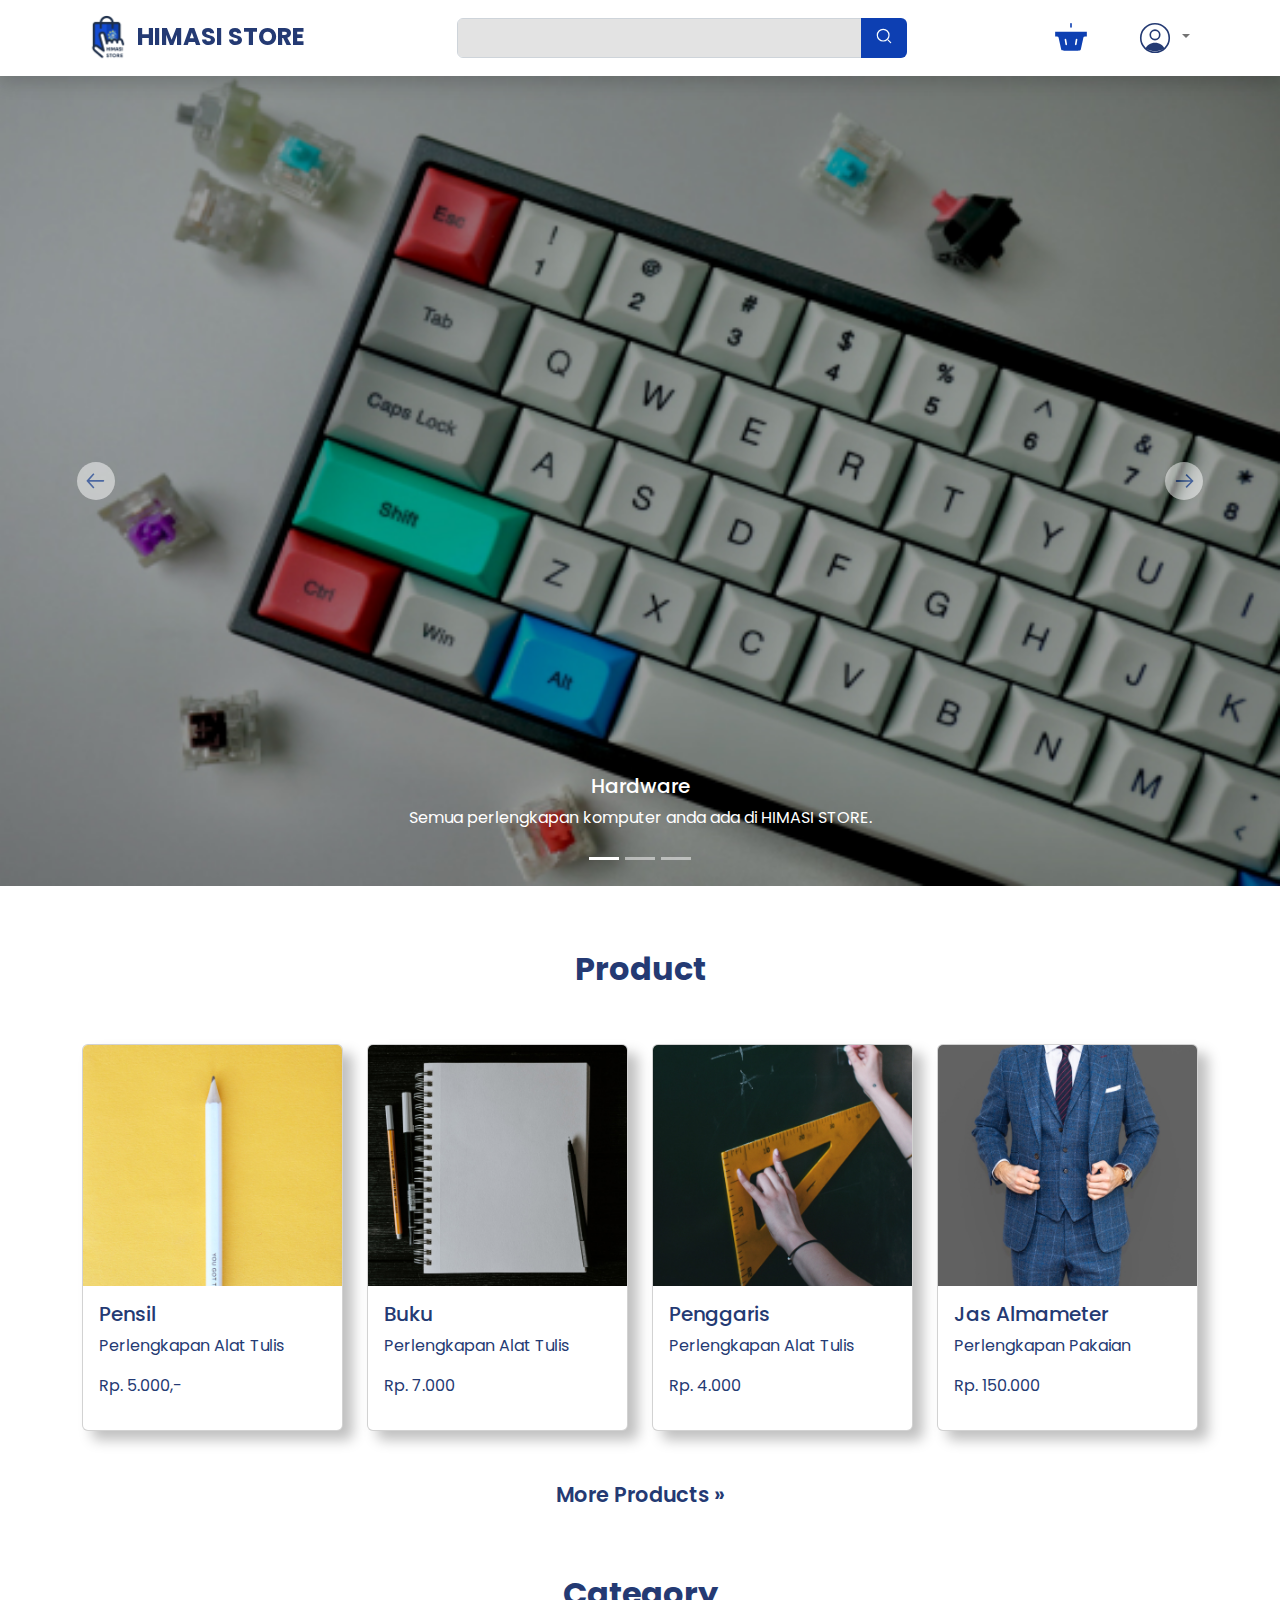
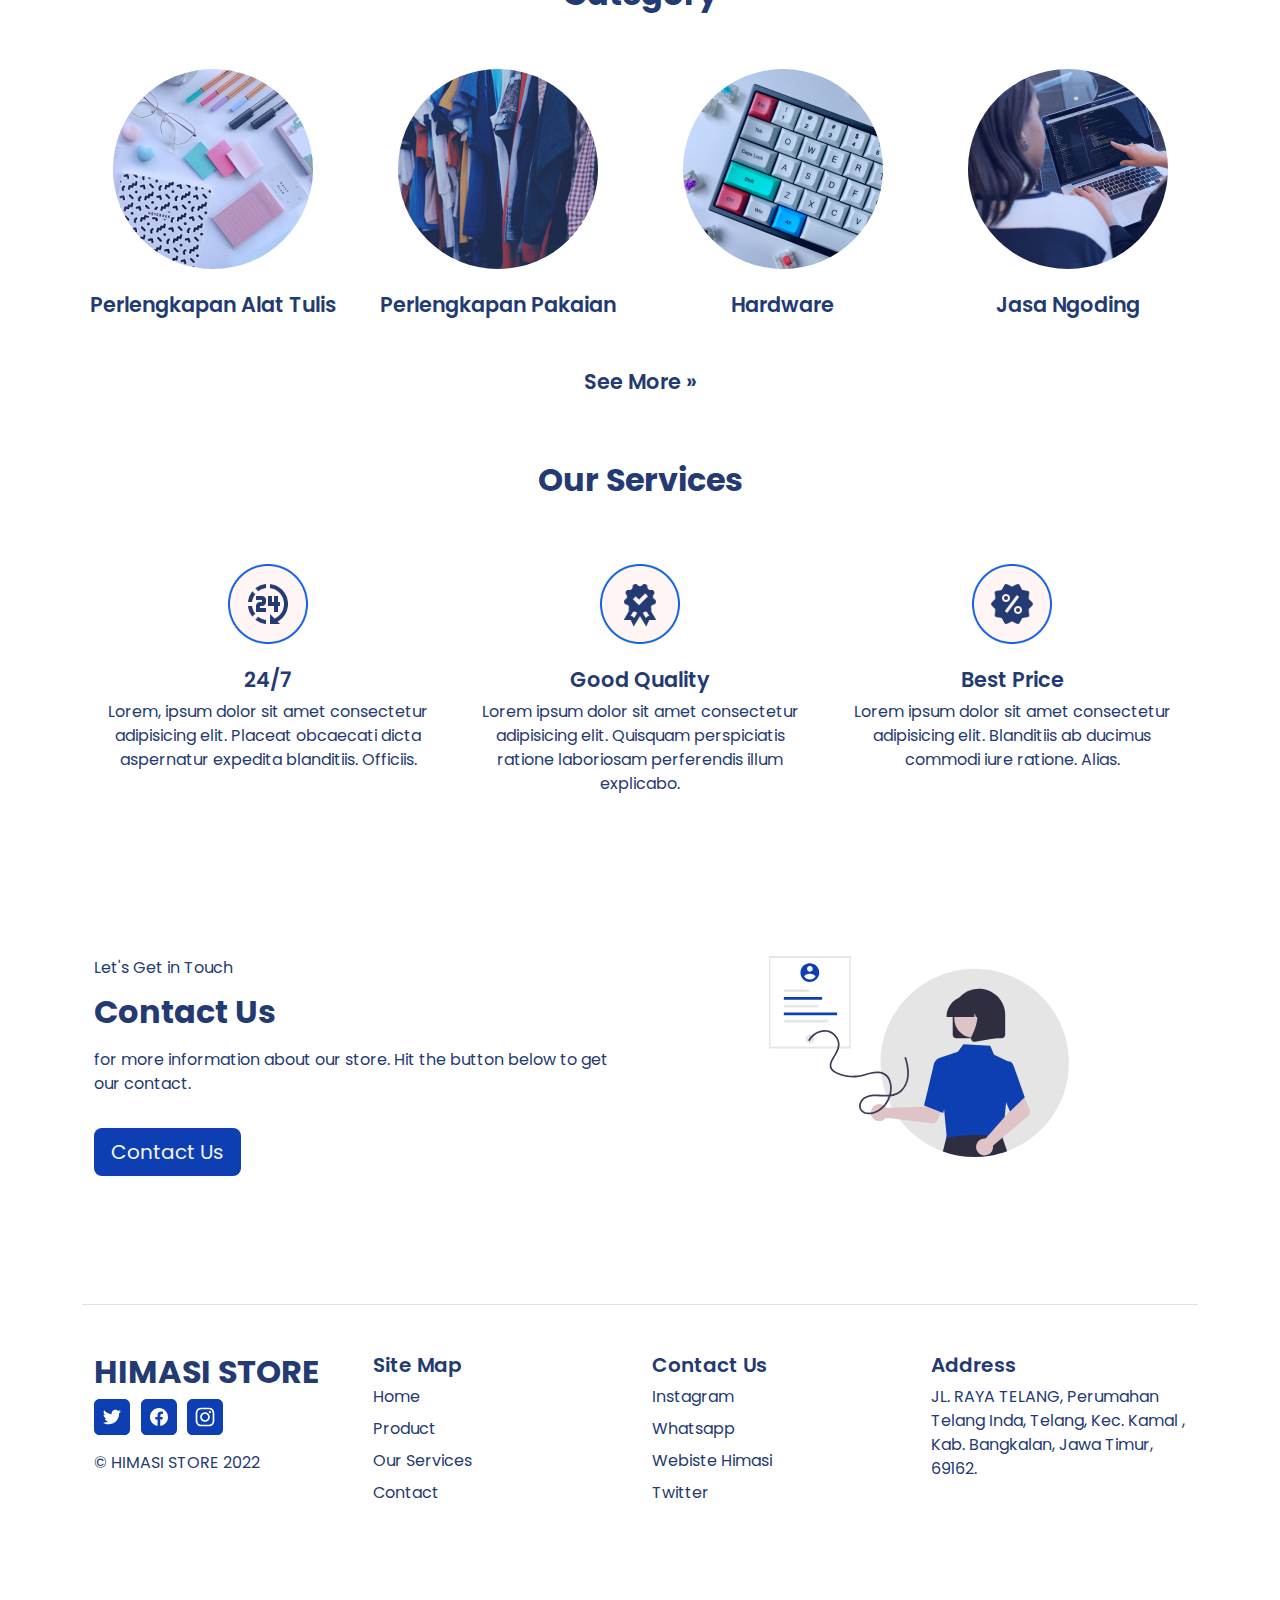
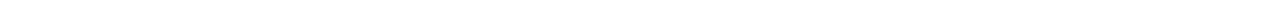
<file: index.html>
<!DOCTYPE html>
<html lang="en">
  <head>
    <meta charset="UTF-8" />
    <meta http-equiv="X-UA-Compatible" content="IE=edge" />
    <meta name="viewport" content="width=device-width, initial-scale=1.0" />
    <link rel="shortcut icon" href="logo_himasi.ico" type="image/x-icon" />
    <!-- CSS only -->
    <link rel="stylesheet" href="assets/css/bootstrap.min.css" />
    <link
      rel="stylesheet"
      href="https://cdn.jsdelivr.net/npm/bootstrap-icons@1.3.0/font/bootstrap-icons.css"
    />
    <link rel="stylesheet" href="assets/css/style.css" />
    <link rel="stylesheet" href="font.css" />
    <link rel="stylesheet" href="color.css" />
    <title>HIMASI STORE</title>
  </head>
  <body>
    <!-- Navbar -->
    <nav class="navbar navbar-expand-md fixed-top shadow">
      <div class="container">
        <a class="navbar-brand judul" href="#">
          <img
            src="assets/logo/logo_himasi.png"
            alt="logo himasi"
            class="d-inline-block logo"
          />
          HIMASI STORE
        </a>

        <button
          class="navbar-toggler"
          type="button"
          data-bs-toggle="collapse"
          data-bs-target="#navmenu"
        >
          <span class="navbar-toggler-icon"></span>
        </button>

        <div class="collapse navbar-collapse" id="navmenu">
          <div class="input-group ms-auto">
            <input type="text" class="form-control" placeholder="" />
            <button class="btn" type="button">
              <img
                src="assets/icon/Search.svg"
                alt=""
                class="iconSearch mb-1"
              />
            </button>
          </div>

          <ul class="navbar-nav ms-auto">
            <li class="nav-item">
              <a href="#" class="nav-link">
                <img
                  src="assets/icon/Basket_fill.svg"
                  alt="icon cart"
                  class="icon iconCart"
                />
              </a>
            </li>
            <li class="nav-item dropdown">
              <a
                class="nav-link dropdown-toggle"
                href="#"
                id="navbarDarkDropdownMenuLink"
                role="button"
                data-bs-toggle="dropdown"
                aria-expanded="false"
              >
                <img
                  src="assets/icon/User_cicrle.svg"
                  alt="icon user"
                  class="icon"
                />
              </a>
              <ul
                class="dropdown-menu dropdown-menu-light dropdown-menu-end"
                aria-labelledby="navbarDarkDropdownMenuLink"
              >
                <li><a class="dropdown-item" href="#">Profile</a></li>
                <li><hr class="dropdown-divider" /></li>
                <li><a class="dropdown-item" href="login.html">Logout</a></li>
              </ul>
            </li>
          </ul>
        </div>
      </div>
    </nav>

    <!-- Carousel -->
    <div
      id="carouselExampleCaptions"
      class="carousel slide"
      data-bs-ride="false"
    >
      <div class="carousel-indicators">
        <button
          type="button"
          data-bs-target="#carouselExampleCaptions"
          data-bs-slide-to="0"
          class="active"
          aria-current="true"
          aria-label="Slide 1"
        ></button>
        <button
          type="button"
          data-bs-target="#carouselExampleCaptions"
          data-bs-slide-to="1"
          aria-label="Slide 2"
        ></button>
        <button
          type="button"
          data-bs-target="#carouselExampleCaptions"
          data-bs-slide-to="2"
          aria-label="Slide 3"
        ></button>
      </div>
      <div class="carousel-inner">
        <div class="carousel-item active">
          <img
            src="assets/img/keyboard.jpg"
            class="d-block w-100 imgCarousel"
            alt="..."
          />
          <div class="carousel-caption">
            <h5>Hardware</h5>
            <p>Semua perlengkapan komputer anda ada di HIMASI STORE.</p>
          </div>
        </div>
        <div class="carousel-item">
          <img
            src="assets/img/alat tulis.jpg"
            class="d-block w-100 imgCarousel"
            alt="..."
          />
          <div class="carousel-caption">
            <h5>Perlengkapan Alat Tulis</h5>
            <p>
              Di HIMASI STORE, memiliki perlengkapan alat tulis yang lengkap
              dengan harga sesuai kantong mahasiswa.
            </p>
          </div>
        </div>
        <div class="carousel-item">
          <img
            src="assets/img/jasa coding.jpg"
            class="d-block w-100 imgCarousel"
            alt="jasa coding"
          />
          <div class="carousel-caption">
            <h5>Jasa Ngoding</h5>
            <p>
              Mulai dari tugas kuliah, web design, sampai aplikasi mobile bisa
              dipesan melalui HIMASI STORE.
            </p>
          </div>
        </div>
      </div>
      <button
        class="carousel-control-prev"
        type="button"
        data-bs-target="#carouselExampleCaptions"
        data-bs-slide="prev"
      >
        <img src="assets/icon/Left arrow.svg" alt="" class="icon" />
        <span class="visually-hidden">Previous</span>
      </button>
      <button
        class="carousel-control-next"
        type="button"
        data-bs-target="#carouselExampleCaptions"
        data-bs-slide="next"
      >
        <img src="assets/icon/arrow right.svg" alt="" class="icon" />
        <span class="visually-hidden">Next</span>
      </button>
    </div>

    <!-- Product -->
    <div class="container product">
      <h3 class="text-center pb-5">Product</h3>

		<div class="row row-cols-1 row-cols-md-4 g-4">
			<div class="col">
			  <div class="card h-100 w-100">
				<img src="assets/img/pencil.jpg" class="card-img-top" alt="pensil">
				<div class="card-body">
					<h5 class="card-title">Pensil</h5>
					<p class="card-text">Perlengkapan Alat Tulis</p>
					<p class="card-text">Rp. 5.000,-</p>
				</div>
			  </div>
			</div>
			<div class="col">
			  <div class="card h-100 w-100">
				<img src="assets/img/buku.jpg" class="card-img-top" alt="buku">
				<div class="card-body">
				  <h5 class="card-title">Buku</h5>
				  <p class="card-text">Perlengkapan Alat Tulis</p>
				  <p>Rp. 7.000</p>
				</div>
			  </div>
			</div>
			<div class="col">
			  <div class="card h-100 w-100">
				<img src="assets/img/rol.jpg" class="card-img-top" alt="penggaris">
				<div class="card-body">
					<h5 class="card-title">Penggaris</h5>
					<p class="card-text">Perlengkapan Alat Tulis</p>
					<p>Rp. 4.000</p>
				</div>
			  </div>
			</div>
			<div class="col">
			  <div class="card h-100 w-100">
				<img src="assets/img/jas.jpg" class="card-img-top" alt="assets/img/pencil.jpg">
				<div class="card-body">
					<h5 class="card-title">Jas Almameter</h5>
					<p class="card-text">Perlengkapan Pakaian</p>
					<p>Rp. 150.000</p>
				</div>
			  </div>
			</div>
		  </div>

		<div class="row pt-5 text-center">
			<div class="col">
				<a href="product.html" class="more">More Products &raquo;</a>
			</div>
		</div>
	</div>

	<!-- Category -->
	<div class="container category">
		<div class="row pb-5">
			<div class="col text-center">
				<h3 class="text-center">Category</h3>
			</div>
		</div>
		
		<div class="row">
      <div class="col-lg-3">
        <img src="assets/img/category/alat tulis 1.png" alt="" class="rounded-circle">

        <h5 class="fw-semibold mt-4 category-name">Perlengkapan Alat Tulis</h5>
      </div>
      <div class="col-lg-3">
        <img src="assets/img/category/pakaian 2.jpg" alt="" class="rounded-circle">

        <h5 class="fw-semibold mt-4 category-name">Perlengkapan Pakaian</h5>
      </div>
      <div class="col-lg-3">
        <img src="assets/img/category/hardware.jpg" alt="" class="rounded-circle">

        <h5 class="fw-semibold mt-4 category-name">Hardware</h5>
      </div>
      <div class="col-lg-3">
        <img src="assets/img/category/jasa coding 2.jpg" alt="" class="rounded-circle">

        <h5 class="fw-semibold mt-4 category-name">Jasa Ngoding</h5>
    </div>

    <a href="product.html" class="text-center pt-3 more">See More &raquo;</a>
	</div>

  <!-- Services -->
  <div class="container services">
    <h3 class="text-center title-services">Our Services</h3>

    <div class="row">
      <div class="col-lg-4">
        <img src="assets/illustration/24h.png" alt="24 hours" class="services-img">

        <h5 class="fw-semibold mt-4 services-title">24/7</h5>
        <p class="services-caption">Lorem, ipsum dolor sit amet consectetur adipisicing elit. Placeat obcaecati dicta aspernatur expedita blanditiis. Officiis.</p>
      </div>
      <div class="col-lg-4">
        <img src="assets/illustration/quality.png" alt="good quality" class="services-img">

        <h5 class="fw-semibold mt-4 services-title">Good Quality</h5>
        <p class="services-caption">Lorem ipsum dolor sit amet consectetur adipisicing elit. Quisquam perspiciatis ratione laboriosam perferendis illum explicabo.</p>
      </div>
      <div class="col-lg-4">
        <img src="assets/illustration/disc.png" alt="best price" class="services-img">

        <h5 class="fw-semibold mt-4 services-title">Best Price</h5>
        <p class="services-caption">Lorem ipsum dolor sit amet consectetur adipisicing elit. Blanditiis ab ducimus commodi iure ratione. Alias.</p>
      </div>
    </div>
  </div>

  <!-- Contact -->
  <div class="container contact">
    <div class="row">
      <div class="col-lg-6">
        <p class="contact-subtitle">Let's Get in Touch</p>
        <h3>Contact Us</h3>
        <p class="contact-info">for more information about our store. Hit the button below to get our contact.</p>
        <a type="button" href="contact.html" class="btn btn-lg mb-md-3">Contact Us</a>
      </div>
      
      <div class="col-lg-6">
        <img src="assets/illustration/personal_info.svg" alt="" class="contact-img">
      </div>
    </div>
  </div>

  <!-- Footer -->
  <div class="container">
    <footer class="row row-cols-1 row-cols-sm-2 row-cols-md-4 py-5 my-5 border-top">
        <div class="col mb-4" >
            <h3>HIMASI STORE</h3>
            <div class="row">
                <div class="col-md-2">
                    <a href="/" class="d-flex align-items-center mb-3  text-decoration-none">
                        <img src="assets/icon/twitter.svg" alt="twitter icon" srcset="">
                    </a>
                </div>
                <div class="col-md-2">
                    <a href="/" class="d-flex align-items-center mb-3  text-decoration-none">
                        <img src="assets/icon/facebook.svg" alt="facebook icon" srcset="">
                    </a>
                </div>
                <div class="col-md-2">
                    <a href="/" class="d-flex align-items-center mb-3  text-decoration-none">
                        <img src="assets/icon/instagram.svg" alt="instagram icon" srcset="">
                    </a>
                </div>
            </div>
            <p class="text-muted">&copy; HIMASI STORE 2022</p>
        </div>

        <div class="col mb-3">
            <h5>Site Map</h5>
            <ul class="nav flex-column">
                <li class="nav-item mb-2"><a href="#" class="nav-link p-0 text-muted">Home</a></li>
                <li class="nav-item mb-2"><a href="#" class="nav-link p-0 text-muted">Product</a></li>
                <li class="nav-item mb-2"><a href="#" class="nav-link p-0 text-muted">Our Services</a></li>
                <li class="nav-item mb-2"><a href="#" class="nav-link p-0 text-muted">Contact</a></li>
            </ul>
        </div>

        <div class="col mb-3">
            <h5>Contact Us</h5>
            <ul class="nav flex-column">
                <li class="nav-item mb-2"><a href="#" class="nav-link p-0 text-muted">Instagram</a></li>
                <li class="nav-item mb-2"><a href="#" class="nav-link p-0 text-muted">Whatsapp</a></li>
                <li class="nav-item mb-2"><a href="#" class="nav-link p-0 text-muted">Webiste Himasi</a></li>
                <li class="nav-item mb-2"><a href="#" class="nav-link p-0 text-muted">Twitter</a></li>
            </ul>
        </div>

        <div class="col mb-3">
            <h5>Address</h5>
            <ul class="nav flex-column">
                <p class="address">
                    JL. RAYA TELANG, Perumahan Telang Inda, Telang, Kec. Kamal , Kab. Bangkalan, Jawa Timur, 69162.
                </p>
            </ul>
        </div>
    </footer>
  </div>

    

    <!-- JavaScript Bundle with Popper -->
    <script
      src="https://cdn.jsdelivr.net/npm/bootstrap@5.2.0-beta1/dist/js/bootstrap.bundle.min.js"
      integrity="sha384-pprn3073KE6tl6bjs2QrFaJGz5/SUsLqktiwsUTF55Jfv3qYSDhgCecCxMW52nD2"
      crossorigin="anonymous"
    ></script>
  </body>
</html>
</file>
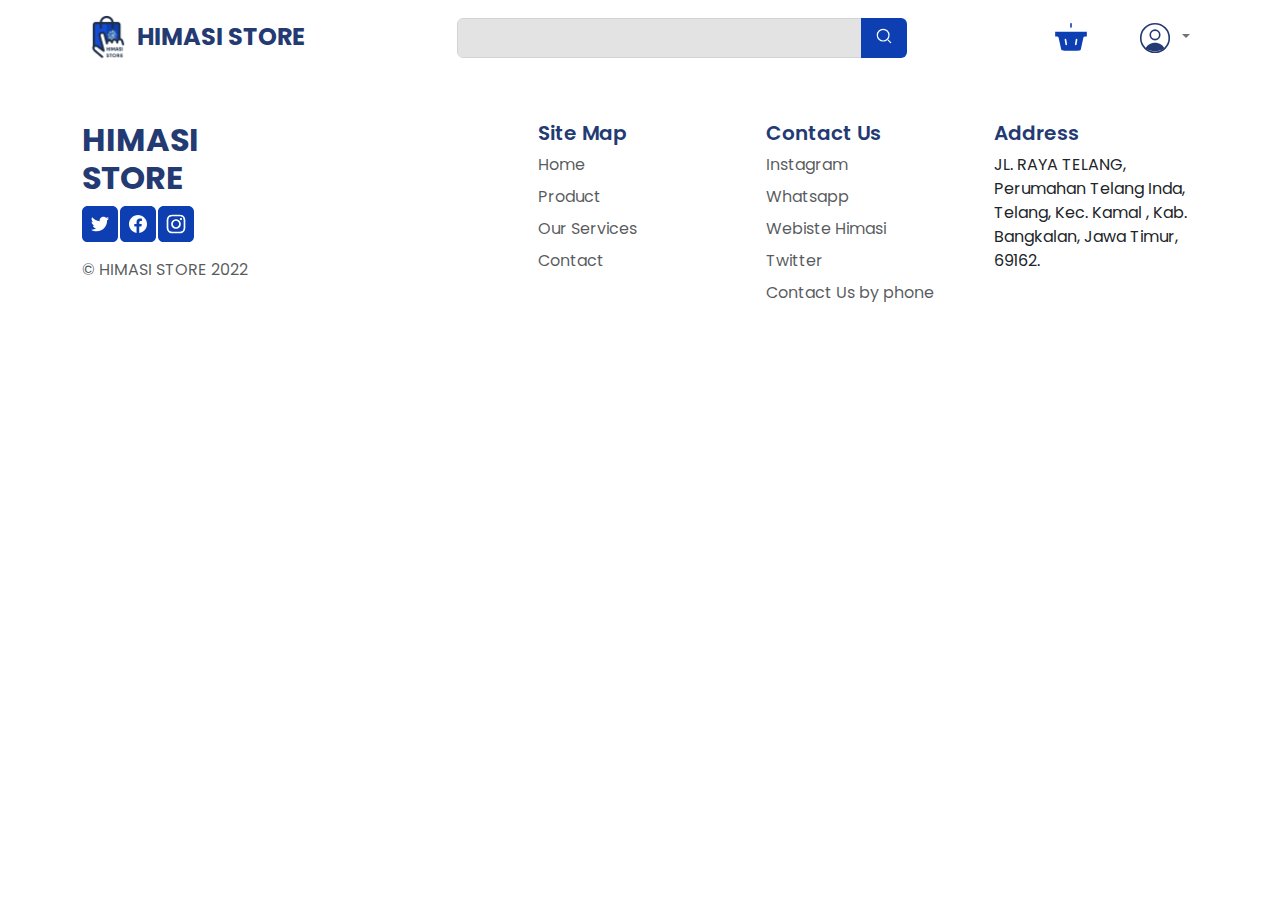
<file: check_out_page.html>
<!DOCTYPE html>
<html lang="en">

<head>
    <meta charset="UTF-8" />
    <meta http-equiv="X-UA-Compatible" content="IE=edge" />
    <meta name="viewport" content="width=device-width, initial-scale=1.0" />
    <link rel="shortcut icon" href="logo_himasi.ico" type="image/x-icon" />
    <!-- CSS only -->
    <link rel="stylesheet" href="assets/css/bootstrap.min.css" />
    <link rel="stylesheet" href="https://cdn.jsdelivr.net/npm/bootstrap-icons@1.3.0/font/bootstrap-icons.css" />
    <link rel="stylesheet" href="/assets/css/app.css" />
    <link rel="stylesheet" href="font.css" />
    <link rel="stylesheet" href="color.css" />
    <!-- icon -->
    link
    <title>HIMASI STORE</title>
</head>

<body>
    <!-- Navbar -->
    <nav class="navbar navbar-expand-md fixed-top">
        <div class="container">
            <a class="navbar-brand judul" href="#">
                <img src="assets/logo/logo_himasi.png" alt="logo himasi" class="d-inline-block logo" />
                HIMASI STORE
            </a>

            <button class="navbar-toggler" type="button" data-bs-toggle="collapse" data-bs-target="#navmenu">
                <span class="navbar-toggler-icon"></span>
            </button>

            <div class="collapse navbar-collapse" id="navmenu">
                <div class="input-group ms-auto">
                    <input type="text" class="form-control" placeholder="" />
                    <button class="btn" type="button">
                        <img src="assets/icon/Search.svg" alt="" class="iconSearch mb-1" />
                    </button>
                </div>

                <ul class="navbar-nav ms-auto">
                    <li class="nav-item">
                        <a href="#" class="nav-link">
                            <img src="assets/icon/Basket_fill.svg" alt="icon cart" class="icon iconCart" />
                        </a>
                    </li>
                    <li class="nav-item dropdown">
                        <a class="nav-link dropdown-toggle" href="#" id="navbarDarkDropdownMenuLink" role="button"
                            data-bs-toggle="dropdown" aria-expanded="false">
                            <img src="assets/icon/User_cicrle.svg" alt="icon user" class="icon" />
                        </a>
                        <ul class="dropdown-menu dropdown-menu-light dropdown-menu-end"
                            aria-labelledby="navbarDarkDropdownMenuLink">
                            <li><a class="dropdown-item" href="#">Profile</a></li>
                            <li>
                                <hr class="dropdown-divider" />
                            </li>
                            <li><a class="dropdown-item" href="login.html">Logout</a></li>
                        </ul>
                    </li>
                </ul>
            </div>
        </div>
    </nav>
    <!-- akhir navbar -->






    <!-- footer -->
    <div class="container">
        <footer class="row row-cols-1 row-cols-sm-2 row-cols-md-5 py-5 my-5 border-top">
            <div class="col mb-4">
                <h3>HIMASI STORE</h3>
                <div class="row">
                    <div class="col-md-2">
                        <a href="/" class="d-flex align-items-center mb-3  text-decoration-none">
                            <img src="assets/icon/twitter.svg" alt="twitter icon" srcset="">
                        </a>
                    </div>
                    <div class="col-md-2">
                        <a href="/" class="d-flex align-items-center mb-3  text-decoration-none">
                            <img src="assets/icon/facebook.svg" alt="facebook icon" srcset="">
                        </a>
                    </div>
                    <div class="col-md-2">
                        <a href="/" class="d-flex align-items-center mb-3  text-decoration-none">
                            <img src="assets/icon/instagram.svg" alt="instagram icon" srcset="">
                        </a>
                    </div>
                </div>
                <p class="text-muted">&copy; HIMASI STORE 2022</p>
            </div>

            <div class="col mb-3">

            </div>

            <div class="col mb-3">
                <h5 style="font-weight: 600; color: var(--bs-darkBlue);">Site Map</h5>
                <ul class="nav flex-column">
                    <li class="nav-item mb-2"><a href="#" class="nav-link p-0 text-muted">Home</a></li>
                    <li class="nav-item mb-2"><a href="#" class="nav-link p-0 text-muted">Product</a></li>
                    <li class="nav-item mb-2"><a href="#" class="nav-link p-0 text-muted">Our Services</a></li>
                    <li class="nav-item mb-2"><a href="#" class="nav-link p-0 text-muted">Contact</a></li>
                </ul>
            </div>

            <div class="col mb-3">
                <h5 style="font-weight: 600; color: var(--bs-darkBlue);">Contact Us</h5>
                <ul class="nav flex-column">
                    <li class="nav-item mb-2"><a href="#" class="nav-link p-0 text-muted">Instagram</a></li>
                    <li class="nav-item mb-2"><a href="#" class="nav-link p-0 text-muted">Whatsapp</a></li>
                    <li class="nav-item mb-2"><a href="#" class="nav-link p-0 text-muted">Webiste Himasi</a></li>
                    <li class="nav-item mb-2"><a href="#" class="nav-link p-0 text-muted">Twitter</a></li>
                    <li class="nav-item mb-2"><a href="#" class="nav-link p-0 text-muted">Contact Us by phone</a></li>
                </ul>
            </div>

            <div class="col mb-3">
                <h5 style="font-weight: 600; color: var(--bs-darkBlue);">Address</h5>
                <ul class="nav flex-column">
                    <p>
                        JL. RAYA TELANG, Perumahan Telang Inda, Telang, Kec. Kamal , Kab. Bangkalan, Jawa Timur, 69162.
                    </p>
                </ul>
            </div>
        </footer>
    </div>

    <!-- end footer -->





    <!-- JavaScript Bundle with Popper -->
    <script src="https://cdn.jsdelivr.net/npm/bootstrap@5.2.0-beta1/dist/js/bootstrap.bundle.min.js"
        integrity="sha384-pprn3073KE6tl6bjs2QrFaJGz5/SUsLqktiwsUTF55Jfv3qYSDhgCecCxMW52nD2" crossorigin="anonymous">
    </script>
</body>

</html>
</file>
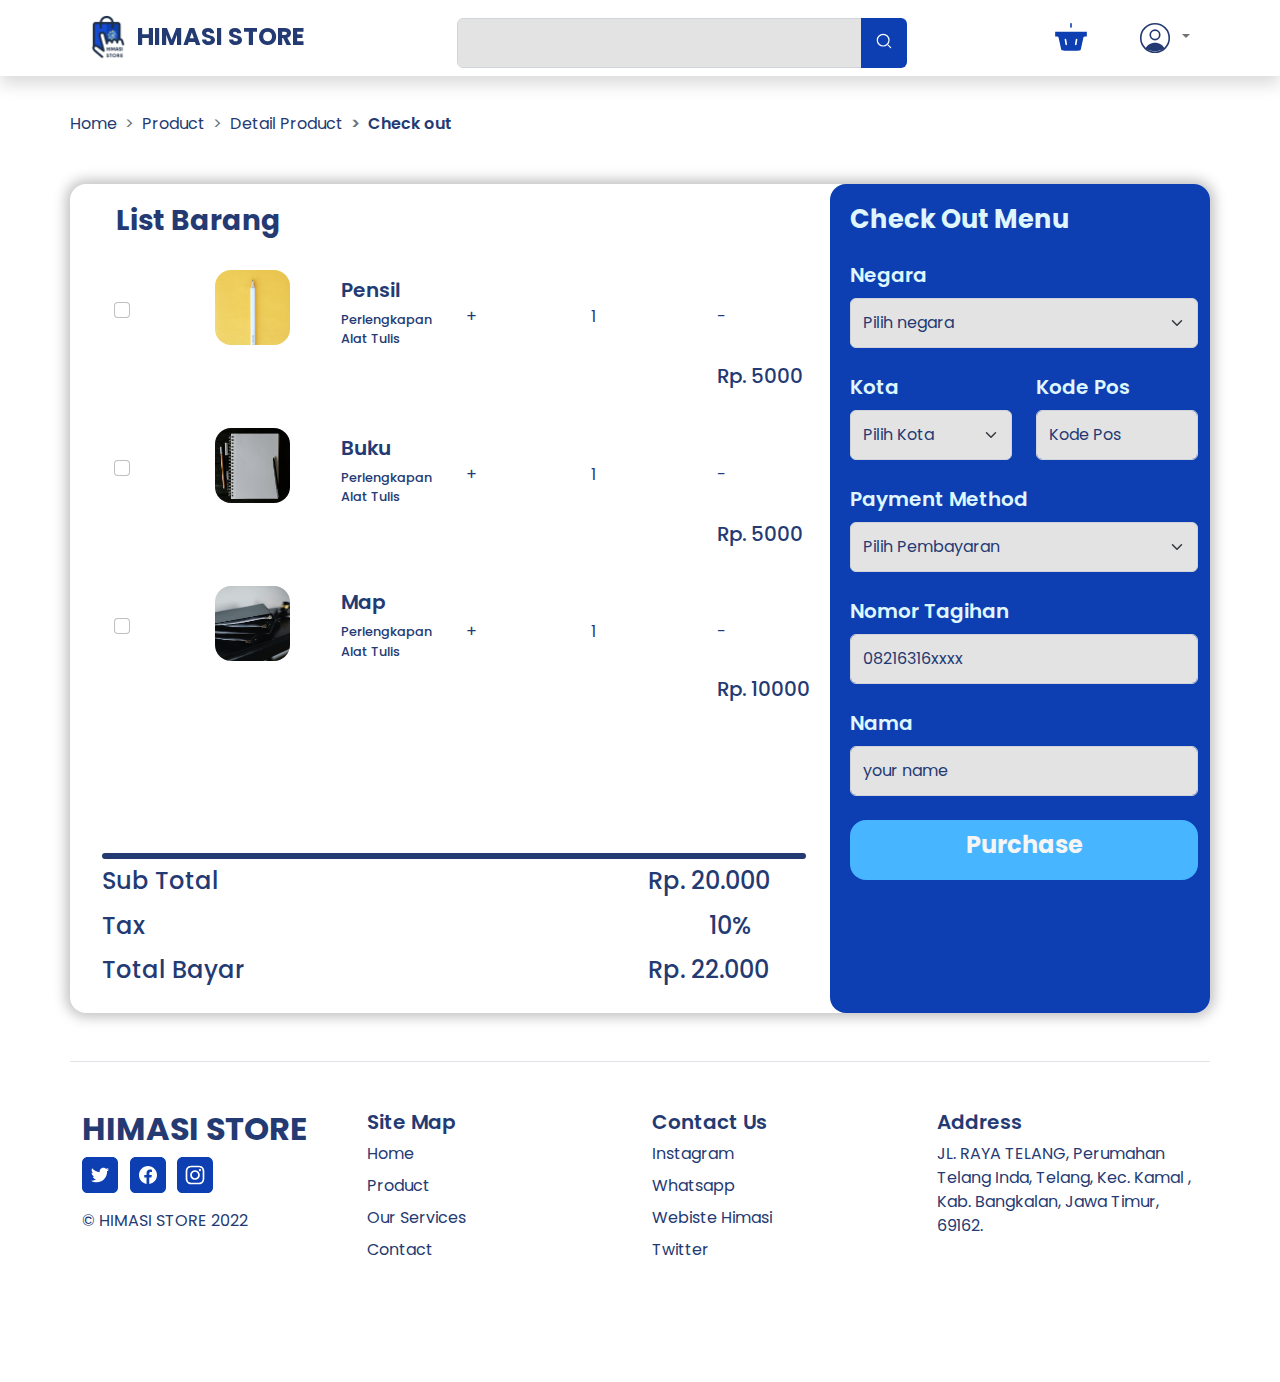
<file: checkout.html>
<!DOCTYPE html>
<html lang="en">
  <head>
    <meta charset="UTF-8" />
    <meta http-equiv="X-UA-Compatible" content="IE=edge" />
    <meta name="viewport" content="width=device-width, initial-scale=1.0" />
    <link rel="shortcut icon" href="logo_himasi.ico" type="image/x-icon" />
    <!-- CSS only -->
    <link rel="stylesheet" href="assets/css/bootstrap.min.css" />
    <link
      rel="stylesheet"
      href="https://cdn.jsdelivr.net/npm/bootstrap-icons@1.3.0/font/bootstrap-icons.css"
    />
    <link rel="stylesheet" href="assets/css/style.css" />
    <link rel="stylesheet" href="assets/css/check-out.css" />
    <link rel="stylesheet" href="font.css" />
    <link rel="stylesheet" href="color.css" />
    <title>HIMASI STORE</title>
  </head>

  <body>
    <!-- Navbar -->
    <nav class="navbar navbar-expand-md fixed-top shadow">
      <div class="container">
        <a class="navbar-brand judul" href="#">
          <img
            src="assets/logo/logo_himasi.png"
            alt="logo himasi"
            class="d-inline-block logo"
          />
          HIMASI STORE
        </a>

        <button
          class="navbar-toggler"
          type="button"
          data-bs-toggle="collapse"
          data-bs-target="#navmenu"
        >
          <span class="navbar-toggler-icon"></span>
        </button>

        <div class="collapse navbar-collapse" id="navmenu">
          <div class="input-group ms-auto">
            <input type="text" class="form-control" placeholder="" />
            <button class="btn" type="button">
              <img
                src="assets/icon/Search.svg"
                alt=""
                class="iconSearch mb-1"
              />
            </button>
          </div>

          <ul class="navbar-nav ms-auto">
            <li class="nav-item">
              <a href="#" class="nav-link">
                <img
                  src="assets/icon/Basket_fill.svg"
                  alt="icon cart"
                  class="icon iconCart"
                />
              </a>
            </li>
            <li class="nav-item dropdown">
              <a
                class="nav-link dropdown-toggle"
                href="#"
                id="navbarDarkDropdownMenuLink"
                role="button"
                data-bs-toggle="dropdown"
                aria-expanded="false"
              >
                <img
                  src="assets/icon/User_cicrle.svg"
                  alt="icon user"
                  class="icon"
                />
              </a>
              <ul
                class="dropdown-menu dropdown-menu-light dropdown-menu-end"
                aria-labelledby="navbarDarkDropdownMenuLink"
              >
                <li><a class="dropdown-item" href="#">Profile</a></li>
                <li>
                  <hr class="dropdown-divider" />
                </li>
                <li><a class="dropdown-item" href="login.html">Logout</a></li>
              </ul>
            </li>
          </ul>
        </div>
      </div>
    </nav>

    <!-- Breadcrumb -->
    <div class="container breadcrumb breadcrumb-check-out">
      <nav style="--bs-breadcrumb-divider: '>';" aria-label="breadcrumb">
        <ol class="breadcrumb">
          <li class="breadcrumb-item"><a href="index.html">Home</a></li>
          <li class="breadcrumb-item" aria-current="page">
            <a href="product.html">Product</a>
          </li>
          <li class="breadcrumb-item" aria-current="page">
            <a href="detail_product.html">Detail Product</a>
          </li>
          <li class="breadcrumb-item active" aria-current="page">Check out</li>
        </ol>
      </nav>
    </div>

    <!-- check-out -->
    <div class="container check-out">
      <!-- row -->
      <div class="row card-check-out">
        <!-- bagian untuk list barang -->
        <div class="col-lg-8 list-barang">
          <h4 class="judul-check-out-list-barang">List Barang</h4>

          <!-- kolom untuk daftar barang per 1 jenis barang -->
          <div class="row list-perbarang">
            <!-- check box -->
            <div class="col col-sm-2">
              <div class="form-check">
                <input
                  class="form-check-input"
                  type="checkbox"
                  value="check"
                  id="form2Example31"
                />
              </div>
            </div>

            <!-- gambar -->
            <div class="col col-sm-2">
              <img
                src="assets/img/pencil.jpg"
                class="img-responsive gambar-list-perbarang"
                alt="gambar pensil"
                srcset=""
              />
            </div>

            <!-- desc with judul -->
            <div class="col col-sm-2 dwj-perbarang pt-2">
              <div class="row">
                <h4 class="judul-perbarang">Pensil</h4>
              </div>
              <div class="row">
                <p class="deskripsi-perbarang">
                  Perlengkapan Alat Tulis
                </p>
              </div>
            </div>

            <!-- button tambah kurang -->
            <div class="col-sm-2 mx-auto my-auto btn-jumlah" id="tambah">
              +
            </div>
            <div class="col-sm-2 mx-auto my-auto btn-jumlah" id="count"></div>
            <div class="col-sm-2 mx-auto my-auto btn-jumlah" id="kurang">
              -
            </div>
            <!-- harga -->
            <div class="col-sm-2 my-auto ms-auto">
              <h5>Rp. 5000</h5>
            </div>
          </div>

          <!-- kolom untuk daftar barang per 2 jenis barang -->
          <div class="row list-perbarang">
            <!-- check box -->
            <div class="col col-sm-2">
              <div class="form-check">
                <input
                  class="form-check-input"
                  type="checkbox"
                  value="check"
                  id="form2Example31"
                />
              </div>
            </div>

            <!-- gambar -->
            <div class="col col-sm-2">
              <img
                src="assets/img/buku.jpg"
                class="img-responsive gambar-list-perbarang"
                alt="gambar pensil"
                srcset=""
              />
            </div>

            <!-- desc with judul -->
            <div class="col col-sm-2 dwj-perbarang pt-2">
              <div class="row">
                <h4 class="judul-perbarang">Buku</h4>
              </div>
              <div class="row">
                <p class="deskripsi-perbarang">
                  Perlengkapan Alat Tulis
                </p>
              </div>
            </div>

            <!-- button tambah kurang -->
            <div class="col-sm-2 mx-auto my-auto btn-jumlah" id="tambah2">
              +
            </div>
            <div class="col-sm-2 mx-auto my-auto btn-jumlah" id="count2"></div>
            <div class="col-sm-2 mx-auto my-auto btn-jumlah" id="kurang2">
              -
            </div>

            <!-- harga -->
            <div class="col-sm-2 my-auto ms-auto">
              <h5>Rp. 5000</h5>
            </div>
          </div>

          <!-- kolom untuk daftar barang per 3 jenis barang -->
          <div class="row list-perbarang">
            <!-- check box -->
            <div class="col col-sm-2">
              <div class="form-check">
                <input
                  class="form-check-input"
                  type="checkbox"
                  value="check"
                  id="form2Example31"
                />
              </div>
            </div>

            <!-- gambar -->
            <div class="col col-sm-2">
              <img
                src="assets/img/mapdokumen.png"
                class="img-responsive gambar-list-perbarang"
                alt="gambar pensil"
                srcset=""
              />
            </div>

            <!-- desc with judul -->
            <div class="col col-sm-2 dwj-perbarang pt-1">
              <div class="row">
                <h4 class="judul-perbarang">Map</h4>
              </div>
              <div class="row">
                <p class="deskripsi-perbarang">
                  Perlengkapan Alat Tulis
                </p>
              </div>
            </div>

            <!-- button tambah kurang -->
            <div class="col-sm-2 mx-auto my-auto btn-jumlah" id="tambah3">
              +
            </div>
            <div class="col-sm-2 mx-auto my-auto btn-jumlah" id="count3"></div>
            <div class="col-sm-2 mx-auto my-auto btn-jumlah" id="kurang3">
              -
            </div>

            <!-- harga -->
            <div class="col-sm-2 my-auto ms-auto">
              <h5>Rp. 10000</h5>
            </div>
          </div>

          <br />
          <br />
          <br />
          <br />
          <div class="container">
            <div class="mt-5 garis"></div>
            <div class="row mt-2">
              <div class="col">
                <h4>Sub Total</h4>
              </div>
              <div class="col-md-3 me-auto harga">
                <h4>Rp. 20.000</h4>
              </div>
            </div>

            <div class="row mt-2">
              <div class="col">
                <h4>Tax</h4>
              </div>
              <div class="col-md-2 me-auto harga">
                <h4>10%</h4>
              </div>
            </div>

            <div class="row mt-2">
              <div class="col">
                <h4>Total Bayar</h4>
              </div>
              <div class="col-md-3 me-auto harga">
                <h4>Rp. 22.000</h4>
              </div>
            </div>
          </div>
        </div>

        <!-- bagian untuk pembayaran -->
        <div class="col-lg-4 check-out-section">
          <h4 class="judul-check-out-section">Check Out Menu</h4>

          <!-- form -->
          <div class="form">
            <form class="row g-4">
              <div class="col-md-12">
                <label for="" class="form-label">Negara</label>
                <select class="form-select" aria-label="Default select example">
                  <option selected class="default-selected">
                    Pilih negara
                  </option>
                  <option value="1">Indonesia</option>
                  <option value="2">Malaysia</option>
                  <option value="3">Singapore</option>
                </select>
              </div>
              <!-- form kota -->
              <div class="col-md-6">
                <label for="" class="form-label">Kota</label>
                <select class="form-select" aria-label="Default select example">
                  <option selected class="default-selected">Pilih Kota</option>
                  <option value="1">Medan</option>
                  <option value="2">Jakarta</option>
                  <option value="3">Yogyakarta</option>
                  <option value="3">Madura</option>
                </select>
              </div>
              <!-- end form kota -->

              <!-- form kode pos -->
              <div class="col-md-6">
                <label for="" class="form-label">Kode Pos</label>
                <input
                  type="text"
                  class="form-control"
                  placeholder="Kode Pos"
                />
              </div>
              <!-- end form kode pos -->

              <div class="col-md-12">
                <label for="" class="form-label">Payment Method</label>
                <select class="form-select" aria-label="Default select example">
                  <option selected class="default-selected">
                    Pilih Pembayaran
                  </option>
                  <option value="1">Gopay</option>
                  <option value="2">Dana</option>
                  <option value="3">Link Aja</option>
                </select>
              </div>
              <div class="col-md-12">
                <label for="" class="form-label">Nomor Tagihan</label>
                <input
                  type="text"
                  class="form-control"
                  placeholder="08216316xxxx"
                />
              </div>
              <div class="col-md-12">
                <label for="" class="form-label">Nama</label>
                <input
                  type="name"
                  class="form-control"
                  placeholder="your name"
                />
              </div>

              <div class="col-md-12">
                <a
                  type="submit"
                  class="btn btn-check-out mb-4 col-md-12"
                  id="btnloading"
                  href="success_checkout.html"
                >
                  Purchase
                </a>
              </div>
            </form>
          </div>
        </div>
      </div>
    </div>
    <!-- ahir check out -->

    <!-- Footer -->
    <div class="container footer">
      <footer
        class="row row-cols-1 row-cols-sm-2 row-cols-md-4 py-5 my-5 border-top"
      >
        <div class="col mb-4">
          <h3>HIMASI STORE</h3>
          <div class="row">
            <div class="col-md-2">
              <a
                href="/"
                class="d-flex align-items-center mb-3 text-decoration-none"
              >
                <img
                  src="assets/icon/twitter.svg"
                  alt="twitter icon"
                  srcset=""
                />
              </a>
            </div>
            <div class="col-md-2">
              <a
                href="/"
                class="d-flex align-items-center mb-3 text-decoration-none"
              >
                <img
                  src="assets/icon/facebook.svg"
                  alt="facebook icon"
                  srcset=""
                />
              </a>
            </div>
            <div class="col-md-2">
              <a
                href="/"
                class="d-flex align-items-center mb-3 text-decoration-none"
              >
                <img
                  src="assets/icon/instagram.svg"
                  alt="instagram icon"
                  srcset=""
                />
              </a>
            </div>
          </div>
          <p class="text-muted">&copy; HIMASI STORE 2022</p>
        </div>

        <div class="col mb-3">
          <h5>Site Map</h5>
          <ul class="nav flex-column">
            <li class="nav-item mb-2">
              <a href="#" class="nav-link p-0 text-muted">Home</a>
            </li>
            <li class="nav-item mb-2">
              <a href="#" class="nav-link p-0 text-muted">Product</a>
            </li>
            <li class="nav-item mb-2">
              <a href="#" class="nav-link p-0 text-muted">Our Services</a>
            </li>
            <li class="nav-item mb-2">
              <a href="#" class="nav-link p-0 text-muted">Contact</a>
            </li>
          </ul>
        </div>

        <div class="col mb-3">
          <h5>Contact Us</h5>
          <ul class="nav flex-column">
            <li class="nav-item mb-2">
              <a href="#" class="nav-link p-0 text-muted">Instagram</a>
            </li>
            <li class="nav-item mb-2">
              <a href="#" class="nav-link p-0 text-muted">Whatsapp</a>
            </li>
            <li class="nav-item mb-2">
              <a href="#" class="nav-link p-0 text-muted">Webiste Himasi</a>
            </li>
            <li class="nav-item mb-2">
              <a href="#" class="nav-link p-0 text-muted">Twitter</a>
            </li>
          </ul>
        </div>

        <div class="col mb-3">
          <h5>Address</h5>
          <ul class="nav flex-column">
            <p class="address">
              JL. RAYA TELANG, Perumahan Telang Inda, Telang, Kec. Kamal , Kab.
              Bangkalan, Jawa Timur, 69162.
            </p>
          </ul>
        </div>
      </footer>
    </div>
    <!-- akhir footer -->
  </body>
  <script src="loading.js"></script>
  <script src="jumlah_checkout.js"></script>
  <!-- JavaScript Bundle with Popper -->
  <script
    src="https://cdn.jsdelivr.net/npm/bootstrap@5.2.0-beta1/dist/js/bootstrap.bundle.min.js"
    integrity="sha384-pprn3073KE6tl6bjs2QrFaJGz5/SUsLqktiwsUTF55Jfv3qYSDhgCecCxMW52nD2"
    crossorigin="anonymous"
  ></script>
</html>
</file>
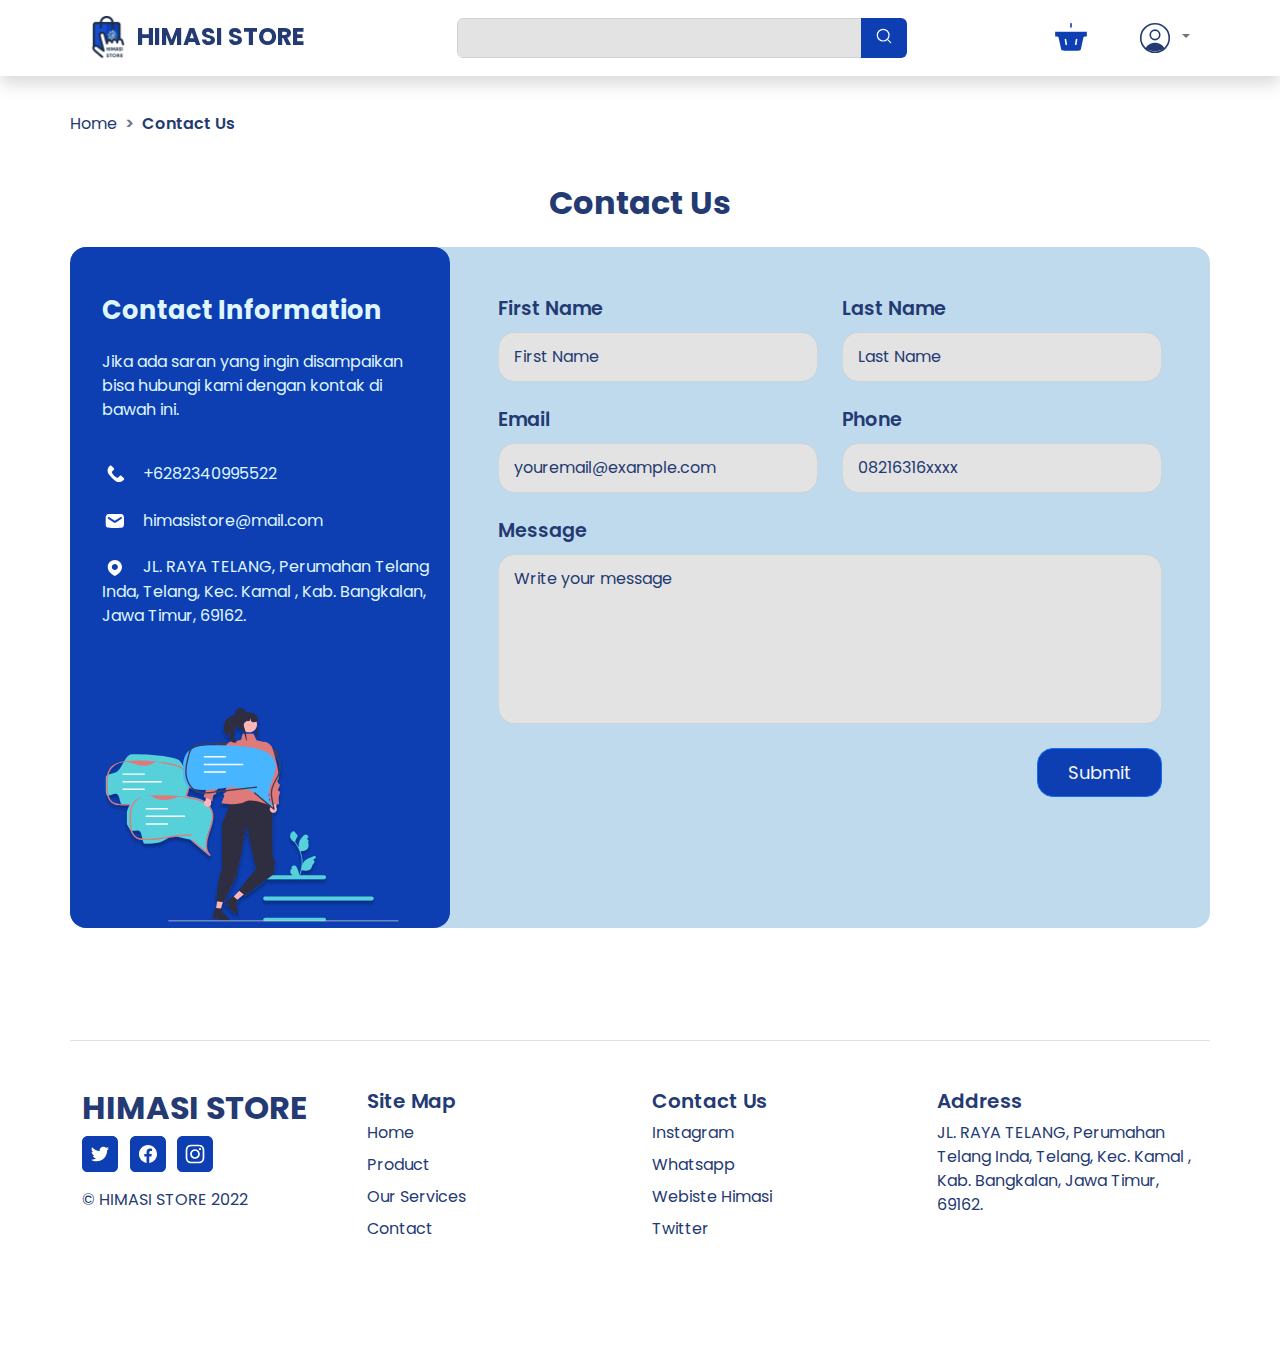
<file: contact.html>
<!DOCTYPE html>
<html lang="en">
<head>
    <meta charset="UTF-8">
    <meta http-equiv="X-UA-Compatible" content="IE=edge">
    <meta name="viewport" content="width=device-width, initial-scale=1.0">
    <link rel="shortcut icon" href="logo_himasi.ico" type="image/x-icon" />
    <!-- CSS only -->
    <link rel="stylesheet" href="assets/css/bootstrap.min.css" />
    <link
      rel="stylesheet"
      href="https://cdn.jsdelivr.net/npm/bootstrap-icons@1.3.0/font/bootstrap-icons.css"
    />
    <link rel="stylesheet" href="assets/css/style.css" />
    <link rel="stylesheet" href="font.css" />
    <link rel="stylesheet" href="color.css" />
    <title>HIMASI STORE</title>
</head>
<body>
    <!-- Navbar -->
    <nav class="navbar navbar-expand-md fixed-top shadow">
      <div class="container">
        <a class="navbar-brand judul" href="#">
          <img
            src="assets/logo/logo_himasi.png"
            alt="logo himasi"
            class="d-inline-block logo"
          />
          HIMASI STORE
        </a>

        <button
          class="navbar-toggler"
          type="button"
          data-bs-toggle="collapse"
          data-bs-target="#navmenu"
        >
          <span class="navbar-toggler-icon"></span>
        </button>

        <div class="collapse navbar-collapse" id="navmenu">
          <div class="input-group ms-auto">
            <input type="text" class="form-control" placeholder="" />
            <button class="btn" type="button">
              <img
                src="assets/icon/Search.svg"
                alt=""
                class="iconSearch mb-1"
              />
            </button>
          </div>

          <ul class="navbar-nav ms-auto">
            <li class="nav-item">
              <a href="#" class="nav-link">
                <img
                  src="assets/icon/Basket_fill.svg"
                  alt="icon cart"
                  class="icon iconCart"
                />
              </a>
            </li>
            <li class="nav-item dropdown">
              <a
                class="nav-link dropdown-toggle"
                href="#"
                id="navbarDarkDropdownMenuLink"
                role="button"
                data-bs-toggle="dropdown"
                aria-expanded="false"
              >
                <img
                  src="assets/icon/User_cicrle.svg"
                  alt="icon user"
                  class="icon"
                />
              </a>
              <ul
                class="dropdown-menu dropdown-menu-light dropdown-menu-end"
                aria-labelledby="navbarDarkDropdownMenuLink"
              >
                <li><a class="dropdown-item" href="#">Profile</a></li>
                <li><hr class="dropdown-divider" /></li>
                <li><a class="dropdown-item" href="login.html">Logout</a></li>
              </ul>
            </li>
          </ul>
        </div>
      </div>
    </nav>

    <!-- Breadcrumb -->
    <div class="container breadcrumb">
      <nav style="--bs-breadcrumb-divider: '>';" aria-label="breadcrumb">
        <ol class="breadcrumb">
          <li class="breadcrumb-item"><a href="index.html">Home</a></li>
          <li class="breadcrumb-item active" aria-current="page">Contact Us</li>
        </ol>
      </nav>
    </div>

    <!-- Contact Us -->
    <div class="container contact-us">
      <h3 class="text-center">Contact Us</h3>

      <div class="row">
        <div class="col-lg-4">
          <h4 class="mb-4">Contact Information</h4>
          <p>Jika ada saran yang ingin disampaikan bisa hubungi kami dengan kontak di bawah ini.</p>

          <div class="group-contact">
            <div class="phone">
              <img src="assets/icon/Phone_fill.svg" alt=""><p>+6282340995522</p>
            </div>  
            <div class="email">
              <img src="assets/icon/Message_fill.svg" alt=""><p>himasistore@mail.com</p>
            </div>  
            <div class="address">
              <img src="assets/icon/Pin_fill.svg" alt=""><p>JL. RAYA TELANG, Perumahan Telang Inda, Telang, Kec. Kamal , Kab. Bangkalan, Jawa Timur, 69162.</p>
            </div>  
          </div>

          <img src="assets/illustration/help service 1.svg" alt="" class="img-contact d-none d-md-block">
        </div>

        <div class="col-lg-8 px-5">
          <form class="row g-4">
            <div class="col-md-6">
              <label for="" class="form-label">First Name</label>
              <input type="text" class="form-control" placeholder="First Name">
            </div>
            <div class="col-md-6">
              <label for="" class="form-label">Last Name</label>
              <input type="text" class="form-control" placeholder="Last Name">
            </div>
            <div class="col-md-6">
              <label for="" class="form-label">Email</label>
              <input type="email" class="form-control" placeholder="youremail@example.com">
            </div>
            <div class="col-md-6">
              <label for="" class="form-label">Phone</label>
              <input type="text" class="form-control" placeholder="08216316xxxx">
            </div>
            <div class="col-12">
              <label for="" class="form-label">Message</label>
              <textarea class="form-control" rows="6" placeholder="Write your message"></textarea>
            </div>
            
            <div class="col-12">
              <button type="submit" class="btn btn-primary float-end mb-4">Submit</button>
            </div>
          </form>
        </div>
      </div>
    </div>

    <!-- Footer -->
  <div class="container footer">
    <footer class="row row-cols-1 row-cols-sm-2 row-cols-md-4 py-5 my-5 border-top">
        <div class="col mb-4" >
            <h3>HIMASI STORE</h3>
            <div class="row">
                <div class="col-md-2">
                    <a href="/" class="d-flex align-items-center mb-3  text-decoration-none">
                        <img src="assets/icon/twitter.svg" alt="twitter icon" srcset="">
                    </a>
                </div>
                <div class="col-md-2">
                    <a href="/" class="d-flex align-items-center mb-3  text-decoration-none">
                        <img src="assets/icon/facebook.svg" alt="facebook icon" srcset="">
                    </a>
                </div>
                <div class="col-md-2">
                    <a href="/" class="d-flex align-items-center mb-3  text-decoration-none">
                        <img src="assets/icon/instagram.svg" alt="instagram icon" srcset="">
                    </a>
                </div>
            </div>
            <p class="text-muted">&copy; HIMASI STORE 2022</p>
        </div>

        <div class="col mb-3">
            <h5>Site Map</h5>
            <ul class="nav flex-column">
                <li class="nav-item mb-2"><a href="#" class="nav-link p-0 text-muted">Home</a></li>
                <li class="nav-item mb-2"><a href="#" class="nav-link p-0 text-muted">Product</a></li>
                <li class="nav-item mb-2"><a href="#" class="nav-link p-0 text-muted">Our Services</a></li>
                <li class="nav-item mb-2"><a href="#" class="nav-link p-0 text-muted">Contact</a></li>
            </ul>
        </div>

        <div class="col mb-3">
            <h5>Contact Us</h5>
            <ul class="nav flex-column">
                <li class="nav-item mb-2"><a href="#" class="nav-link p-0 text-muted">Instagram</a></li>
                <li class="nav-item mb-2"><a href="#" class="nav-link p-0 text-muted">Whatsapp</a></li>
                <li class="nav-item mb-2"><a href="#" class="nav-link p-0 text-muted">Webiste Himasi</a></li>
                <li class="nav-item mb-2"><a href="#" class="nav-link p-0 text-muted">Twitter</a></li>
            </ul>
        </div>

        <div class="col mb-3">
            <h5>Address</h5>
            <ul class="nav flex-column">
                <p class="address">
                    JL. RAYA TELANG, Perumahan Telang Inda, Telang, Kec. Kamal , Kab. Bangkalan, Jawa Timur, 69162.
                </p>
            </ul>
        </div>
    </footer>
  </div>

</body>
</html>
</file>
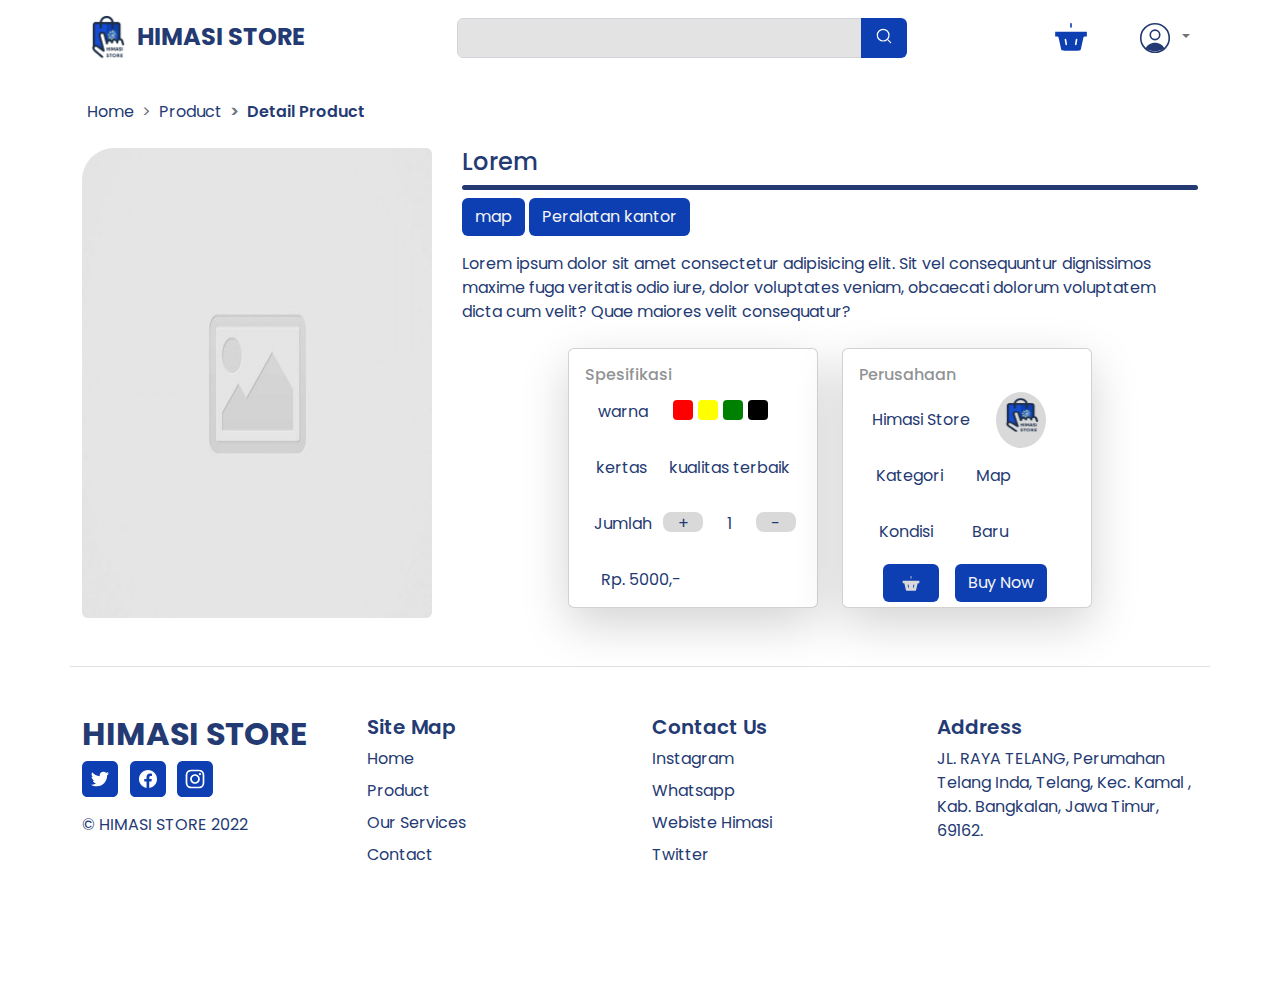
<file: detail_product.html>
<!DOCTYPE html>
<html lang="en">

<head>
  <meta charset="UTF-8" />
  <meta http-equiv="X-UA-Compatible" content="IE=edge" />
  <meta name="viewport" content="width=device-width, initial-scale=1.0" />
  <link rel="shortcut icon" href="logo_himasi.ico" type="image/x-icon" />
  <!-- CSS only -->
  <link rel="stylesheet" href="assets/css/bootstrap.min.css" />
  <link rel="stylesheet" href="https://cdn.jsdelivr.net/npm/bootstrap-icons@1.3.0/font/bootstrap-icons.css" />
  <link rel="stylesheet" href="/assets/css/app.css" />
  <link rel="stylesheet" href="/assets/css/style.css" />
  <link rel="stylesheet" href="font.css" />
  <link rel="stylesheet" href="color.css" />
  <title>HIMASI STORE</title>
</head>

<body>
  <!-- Navbar -->
  <section id="navbar">
    <nav class="navbar navbar-expand-md fixed-top">
      <div class="container">
        <a class="navbar-brand judul" href="#">
          <img src="assets/logo/logo_himasi.png" alt="logo himasi" class="d-inline-block logo" />
          HIMASI STORE
        </a>

        <button class="navbar-toggler" type="button" data-bs-toggle="collapse" data-bs-target="#navmenu">
          <span class="navbar-toggler-icon"></span>
        </button>

        <div class="collapse navbar-collapse" id="navmenu">
          <div class="input-group ms-auto">
            <input type="text" class="form-control" placeholder="" />
            <button class="btn" type="button">
              <img src="assets/icon/Search.svg" alt="" class="iconSearch mb-1" />
            </button>
          </div>

          <ul class="navbar-nav ms-auto">
            <li class="nav-item">
              <a href="#" class="nav-link">
                <img src="assets/icon/Basket_fill.svg" alt="icon cart" class="icon iconCart" />
              </a>
            </li>
            <li class="nav-item dropdown">
              <a class="nav-link dropdown-toggle" href="#" id="navbarDarkDropdownMenuLink" role="button"
                data-bs-toggle="dropdown" aria-expanded="false">
                <img src="assets/icon/User_cicrle.svg" alt="icon user" class="icon" />
              </a>
              <ul class="dropdown-menu dropdown-menu-light dropdown-menu-end"
                aria-labelledby="navbarDarkDropdownMenuLink">
                <li><a class="dropdown-item" href="#">Profile</a></li>
                <li>
                  <hr class="dropdown-divider" />
                </li>
                <li><a class="dropdown-item" href="login.html">Logout</a></li>
              </ul>
            </li>
          </ul>
        </div>
      </div>
    </nav>
  </section>
  <!-- end of navbar -->

  <!-- breadcrumb -->
  <section id="breadcrumb">
    <div class="container containerBreadcrumb">
      <nav style="--bs-breadcrumb-divider: '>';" aria-label="breadcrumb">
        <ol class="breadcrumb">
          <li class="breadcrumb-item"><a href="index.html">Home</a></li>
          <li class="breadcrumb-item"><a href="product.html">Product</a></li>
          <li class="breadcrumb-item active" aria-current="page">
            <span class="textbc">Detail Product</span>
          </li>
        </ol>
      </nav>
    </div>
  </section>
  <!-- end of breadcrumb -->

  <!-- content -->
  <section id="content">
    <div class="container">
      <div class="row">
        <div class="col-lg-4 col-md-4">
          <img src="assets/img/dummy-img.jpg" alt="" class="img-detail rounded-end rounded-bottom rounded-5" />
        </div>
        <div class="col-lg-8 col-md-8">
          <h4 class="lorem">Lorem</h3>
            <div class="dividers3 rounded-1"></div>
            <div class="btn mt-2">
              map
            </div>
            <div class="btn mt-2">
              Peralatan kantor
            </div>
            <div class="deskripsi mt-3">
              Lorem ipsum dolor sit amet consectetur adipisicing elit. Sit vel consequuntur dignissimos maxime fuga
              veritatis odio iure, dolor voluptates veniam, obcaecati dolorum voluptatem dicta cum velit? Quae maiores
              velit consequatur?
            </div>
            <div class="d-flex justify-content-around ">     
                <div class="row">
                    <div class=" spesifikasi mt-4 col-md-6 ">                    
                        <div class="card shadow-lg card2 ">
                            <div class="card-body">
                                <h6  class="text-dark text-opacity-50">Spesifikasi</h6>
                                <div class="warna mt-3 me-3 d-flex justify-content-around  ">
                                    <p>warna</p>
                                    <div class="allwarna d-flex justify-content-between ">
                                    <div class="merah rounded-1 "></div>
                                    <div class="kuning rounded-1  "></div>
                                    <div class="hijau  rounded-1 "></div>
                                    <div class="hitam rounded-1 "></div>
                                    </div>
                                </div>
                                <div class="kertas mt-3 d-flex justify-content-around  ">
                                    <p>kertas</p>
                                    <p>kualitas terbaik</p>
                                </div>
                                <div class="jumlah mt-3 ms-1 d-flex justify-content-around  ">
                                    <p>Jumlah</p>
                                    <div class="total d-flex justify-content-between">
                                        <div class="tambah rounded-3 d-flex justify-content-center me-4" id="tambah">+</div>
                                        <div class="count" id="count"></div>
                                        <div class=" kurang rounded-3 d-flex justify-content-center ms-4" id="kurang">-</div>
                                    </div>
                                </div>
                                <div class="harga mt-3 ms-3">
                                    <p>Rp. 5000,-</p>
                                </div>
                            </div>
                        </div>                            
                    </div>   
                                                                    
                <div class=" perusahaan mt-4 col-md-6 ">
                    <div class="card shadow-lg card2">
                        <div class="card-body">
                            <h6  class="text-dark text-opacity-50">Perusahaan</h6>
                            <div class="warna mt-2 me-3 d-flex justify-content-around align-content-center ">
                                <p class="mt-3">Himasi Store</p>
                                <div class="himasi rounded-circle">
                                    <img src="assets/logo/logo_himasi.png" alt="" class="himasiImg my-1">
                                </div>
                            </div>
                            <div class="kertas mt-3 me-5 d-flex justify-content-around  ">
                                <p>Kategori</p>
                                <p >Map</p>
                            </div>
                            <div class="kertas mt-3 me-5 d-flex justify-content-around  ">
                                <p>Kondisi</p>
                                <p >Baru</p>
                            </div>
                        
                            <div class="d-flex justify-content-start ms-2">                                                          
                                <div class="btn mt-1 ms-3">
                                    <img src="assets/icon/Basket_fill_gray.svg" alt="" srcset="" class="iconBasket">
                                </div>
                                <a class="btn mt-1 ms-3" href="checkout.html" >
                                    Buy Now
                                </a>
                            </div>

                        </div>
                    </div>        
                    </div>
                </div> 
                               
            </div>
        </div>
      </div>
    </section>
    <!-- end of content -->

    <!-- Footer -->
    <div class="container">
        <footer
          class="row row-cols-1 row-cols-sm-2 row-cols-md-4 py-5 my-5 border-top"
        >
          <div class="col mb-4">
            <h3>HIMASI STORE</h3>
            <div class="row">
              <div class="col-md-2">
                <a
                  href="/"
                  class="d-flex align-items-center mb-3 text-decoration-none"
                >
                  <img
                    src="assets/icon/twitter.svg"
                    alt="twitter icon"
                    srcset=""
                  />
                </a>
              </div>
              <div class="col-md-2">
                <a
                  href="/"
                  class="d-flex align-items-center mb-3 text-decoration-none"
                >
                  <img
                    src="assets/icon/facebook.svg"
                    alt="facebook icon"
                    srcset=""
                  />
                </a>
              </div>
              <div class="col-md-2">
                <a
                  href="/"
                  class="d-flex align-items-center mb-3 text-decoration-none"
                >
                  <img
                    src="assets/icon/instagram.svg"
                    alt="instagram icon"
                    srcset=""
                  />
                </a>
              </div>
            </div>
            <p class="text-muted">&copy; HIMASI STORE 2022</p>
          </div>
  
          <div class="col mb-3">
            <h5>Site Map</h5>
            <ul class="nav flex-column">
              <li class="nav-item mb-2">
                <a href="#" class="nav-link p-0 text-muted">Home</a>
              </li>
              <li class="nav-item mb-2">
                <a href="#" class="nav-link p-0 text-muted">Product</a>
              </li>
              <li class="nav-item mb-2">
                <a href="#" class="nav-link p-0 text-muted">Our Services</a>
              </li>
              <li class="nav-item mb-2">
                <a href="#" class="nav-link p-0 text-muted">Contact</a>
              </li>
            </ul>
          </div>
  
          <div class="col mb-3">
            <h5>Contact Us</h5>
            <ul class="nav flex-column">
              <li class="nav-item mb-2">
                <a href="#" class="nav-link p-0 text-muted">Instagram</a>
              </li>
              <li class="nav-item mb-2">
                <a href="#" class="nav-link p-0 text-muted">Whatsapp</a>
              </li>
              <li class="nav-item mb-2">
                <a href="#" class="nav-link p-0 text-muted">Webiste Himasi</a>
              </li>
              <li class="nav-item mb-2">
                <a href="#" class="nav-link p-0 text-muted">Twitter</a>
              </li>
            </ul>
          </div>
  
          <div class="col mb-3">
            <h5>Address</h5>
            <ul class="nav flex-column">
              <p class="address">
                JL. RAYA TELANG, Perumahan Telang Inda, Telang, Kec. Kamal , Kab.
                Bangkalan, Jawa Timur, 69162.
              </p>
            </ul>
          </div>
        </footer>
      </div>
      <!-- end of footer -->

  </body>
  <script src="jumlah.js"></script>
  <!-- JavaScript Bundle with Popper -->
  <script
    src="https://cdn.jsdelivr.net/npm/bootstrap@5.2.0-beta1/dist/js/bootstrap.bundle.min.js"
    integrity="sha384-pprn3073KE6tl6bjs2QrFaJGz5/SUsLqktiwsUTF55Jfv3qYSDhgCecCxMW52nD2"
    crossorigin="anonymous"
  ></script>
</html>
</file>
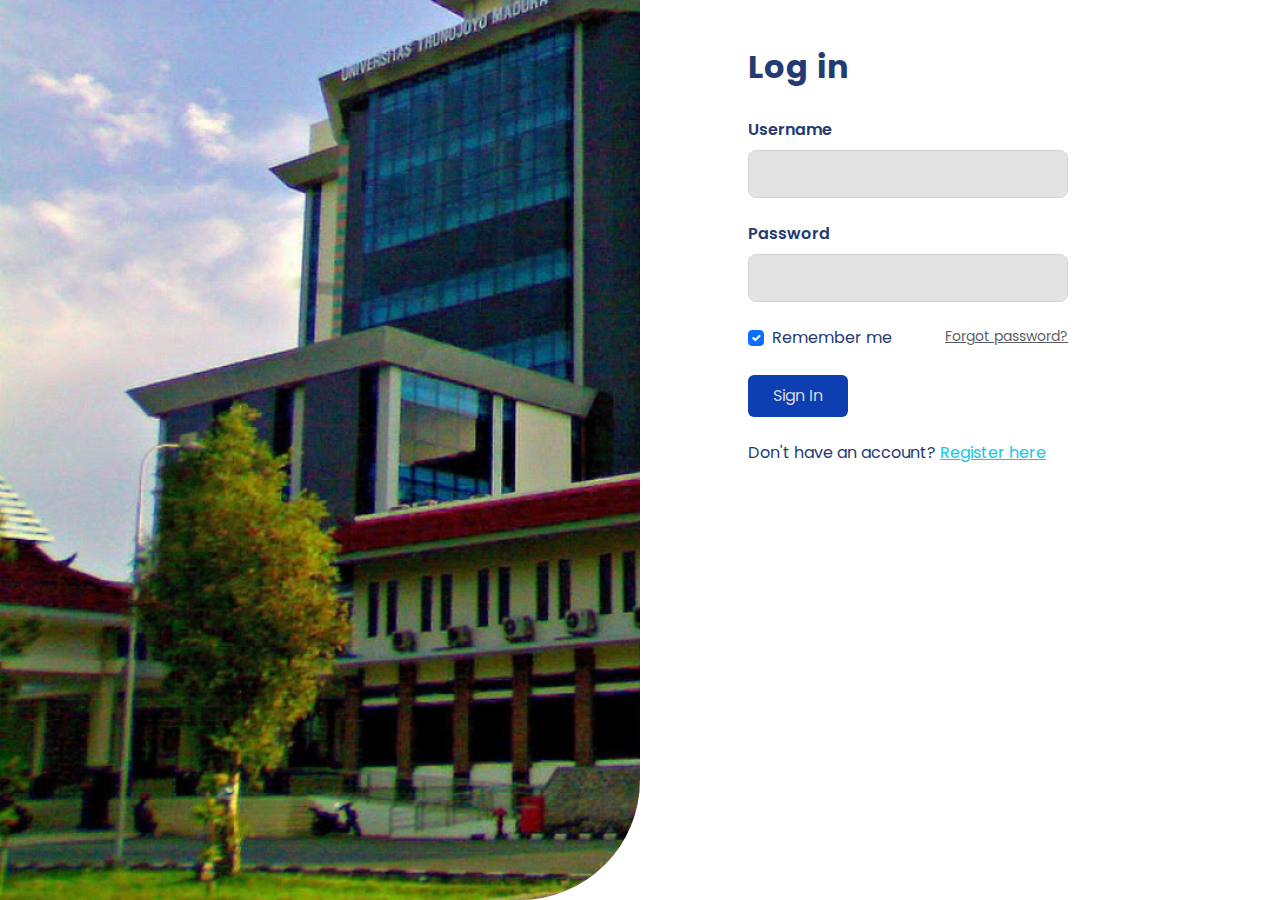
<file: login.html>
<!DOCTYPE html>
<html lang="en">
  <head>
    <meta charset="UTF-8" />
    <meta http-equiv="X-UA-Compatible" content="IE=edge" />
    <meta name="viewport" content="width=device-width, initial-scale=1.0" />
    <link rel="shortcut icon" href="logo_himasi.ico" type="image/x-icon" />
    <link rel="stylesheet" href="assets/css/bootstrap.min.css" />
    <link rel="stylesheet" href="assets/css/app.css" />
    <link rel="stylesheet" href="color.css" />
    <link rel="stylesheet" href="font.css" />
    <title>Login Page</title>
  </head>

  <body>
    <section class="vh-100">
      <div class="container-fluid">
        <div class="row">
          <div class="col-md-6 col-lg-6 col-sm-6 px-0 d-none d-md-block">
            <img
              src="assets/img/utm.png"
              alt="Login image"
              class="w-100 vh-100 img-login-regis"
              style="object-fit: cover; object-position: left;"
            />
          </div>
          <div class="col-md-6 text-black">
            <div
              class="d-flex align-items-center px-5 ms-xl-5 mt-5 pt-5 pt-xl-0 mt-xl-n5"
            >
              <form style="width: 20rem;">
                <h3 class="fw-bold mb-3 pb-3" style="letter-spacing: 1px;">
                  Log in
                </h3>

                <div class="mb-4">
                  <label
                    class="form-label form-label-login-regis"
                    for="form2Example18"
                  >
                    Username
                  </label>
                  <input
                    type="username"
                    id="form2Example18"
                    class="form-control form-control-lg form-input-login-regis"
                  />
                </div>
                <div class="mb-4">
                  <label
                    class="form-label form-label-login-regis"
                    for="form2Example28"
                  >
                    Password
                  </label>
                  <input
                    type="password"
                    id="form2Example28"
                    class="form-control form-control-lg form-input-login-regis"
                  />
                </div>
                <div class="d-flex justify-content-between">
                  <div class="form-check">
                    <input
                      class="form-check-input"
                      type="checkbox"
                      value=""
                      id="form2Example31"
                      checked
                    />
                    <label class="form-check-label" for="form2Example31">
                      Remember me
                    </label>
                  </div>
                  <div class="forgot-password">
                    <p class="small mb-3 pb-lg-2">
                      <a class="text-muted" href="#!">Forgot password?</a>
                    </p>
                  </div>
                </div>
                <div class="pt-1 mb-4">
                  <a
                    href="index.html"
                    class="btn py-2 px-4 btn-login-regis"
                    type="submit"
                  >
                    Sign In
                  </a>
                </div>
                <p class="register mb-5">
                  Don't have an account?
                  <a href="register.html" class="link-info">Register here</a>
                </p>
              </form>
            </div>
          </div>
        </div>
      </div>
    </section>
  </body>
  <script src="assets/js/bootstrap.min.js"></script>
</html>
</file>
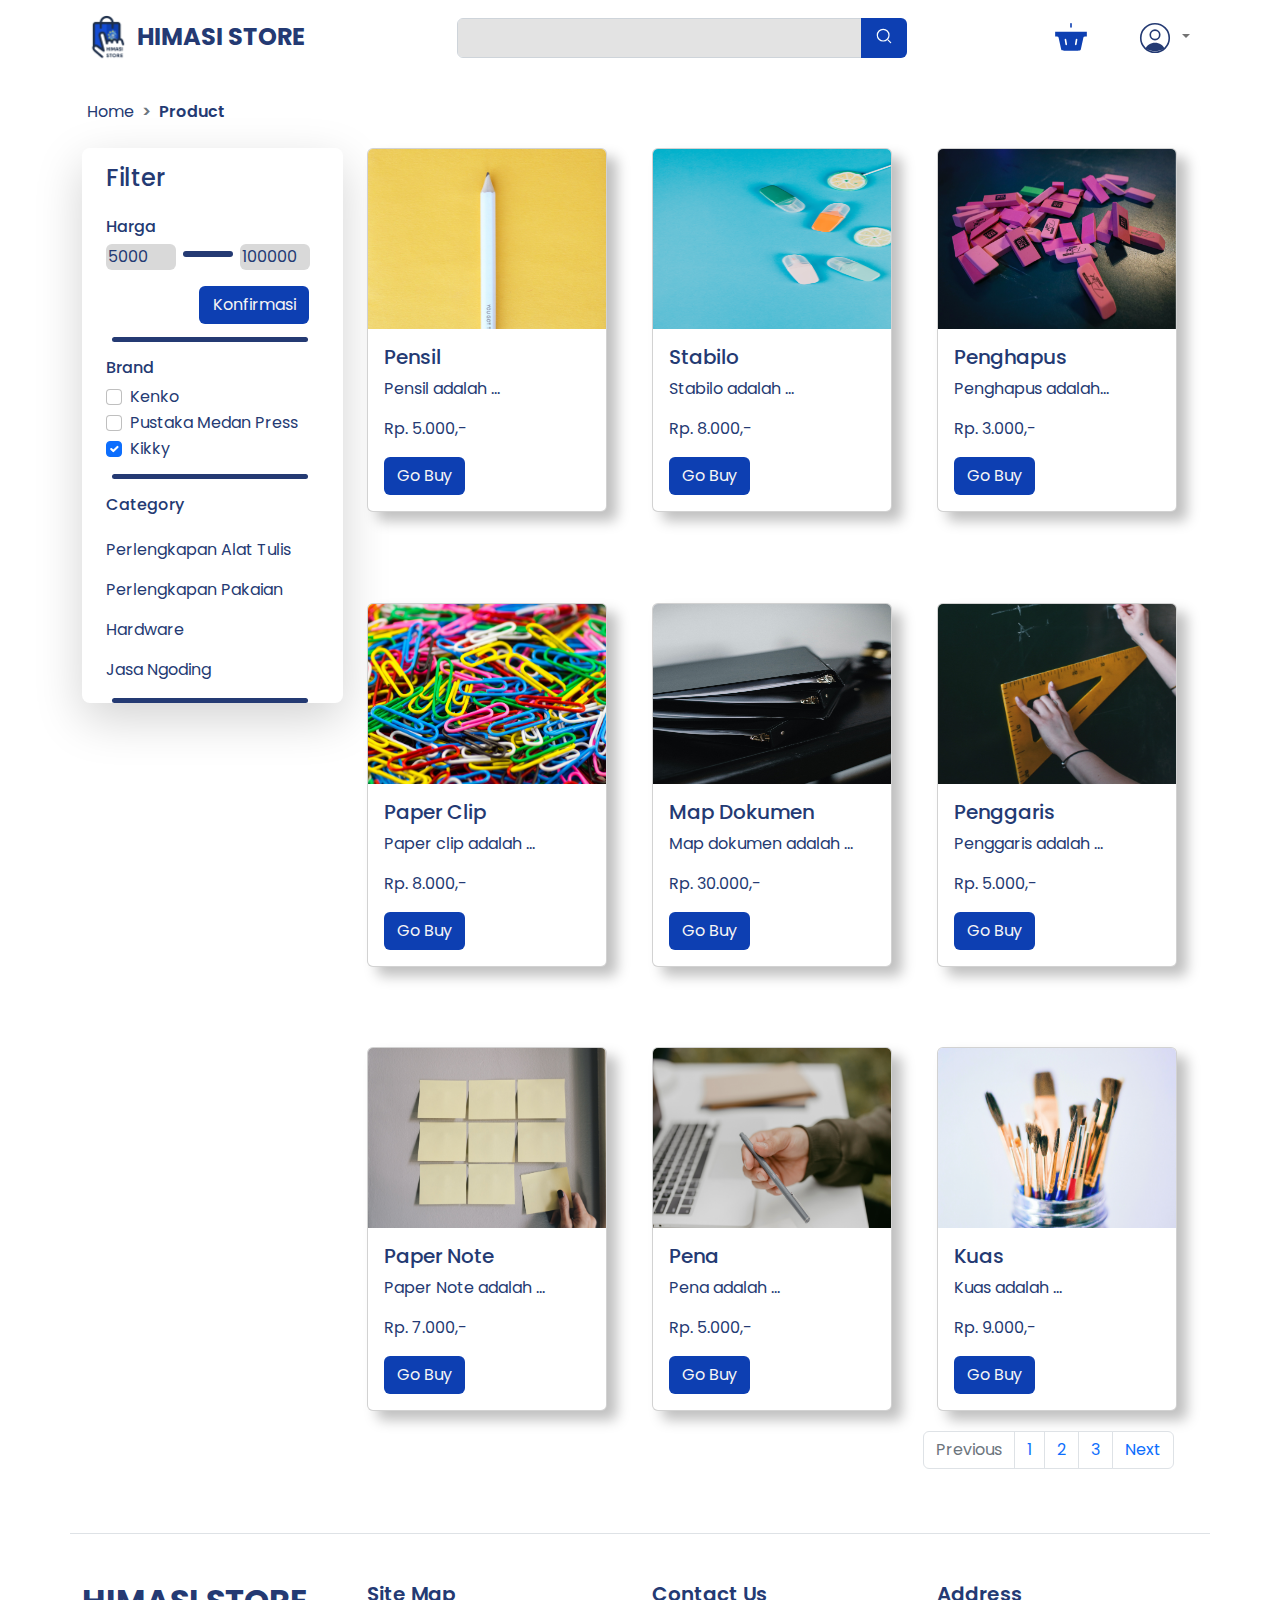
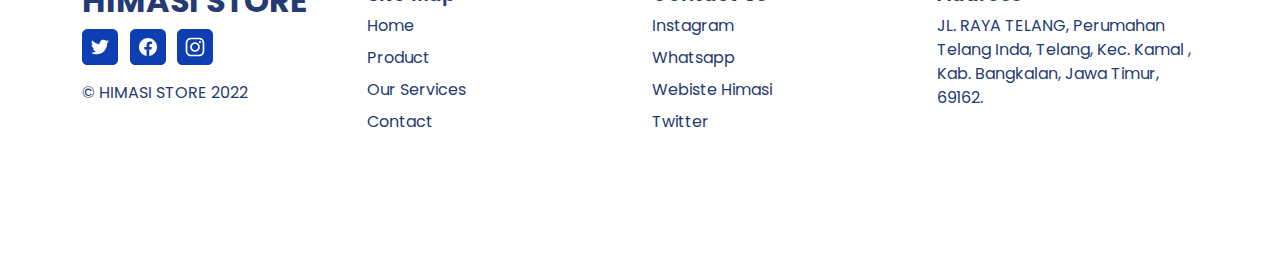
<file: product.html>
<!DOCTYPE html>
<html lang="en">

<head>
  <meta charset="UTF-8" />
  <meta http-equiv="X-UA-Compatible" content="IE=edge" />
  <meta name="viewport" content="width=device-width, initial-scale=1.0" />
  <link rel="shortcut icon" href="logo_himasi.ico" type="image/x-icon" />
  <!-- CSS only -->
  <link rel="stylesheet" href="assets/css/bootstrap.min.css" />
  <link rel="stylesheet" href="https://cdn.jsdelivr.net/npm/bootstrap-icons@1.3.0/font/bootstrap-icons.css" />
  <link rel="stylesheet" href="/assets/css/app.css" />
  <link rel="stylesheet" href="/assets/css/style.css" />
  <link rel="stylesheet" href="font.css" />
  <link rel="stylesheet" href="color.css" />
  <title>HIMASI STORE</title>
</head>

<body>
  <!-- Navbar -->
  <section id="navbar">
    <nav class="navbar navbar-expand-md fixed-top">
      <div class="container">
        <a class="navbar-brand judul" href="#">
          <img src="assets/logo/logo_himasi.png" alt="logo himasi" class="d-inline-block logo" />
          HIMASI STORE
        </a>

        <button class="navbar-toggler" type="button" data-bs-toggle="collapse" data-bs-target="#navmenu">
          <span class="navbar-toggler-icon"></span>
        </button>

        <div class="collapse navbar-collapse" id="navmenu">
          <div class="input-group ms-auto">
            <input type="text" class="form-control" placeholder="" />
            <button class="btn" type="button">
              <img src="assets/icon/Search.svg" alt="" class="iconSearch mb-1" />
            </button>
          </div>

          <ul class="navbar-nav ms-auto">
            <li class="nav-item">
              <a href="#" class="nav-link">
                <img src="assets/icon/Basket_fill.svg" alt="icon cart" class="icon iconCart" />
              </a>
            </li>
            <li class="nav-item dropdown">
              <a class="nav-link dropdown-toggle" href="#" id="navbarDarkDropdownMenuLink" role="button"
                data-bs-toggle="dropdown" aria-expanded="false">
                <img src="assets/icon/User_cicrle.svg" alt="icon user" class="icon" />
              </a>
              <ul class="dropdown-menu dropdown-menu-light dropdown-menu-end"
                aria-labelledby="navbarDarkDropdownMenuLink">
                <li><a class="dropdown-item" href="#">Profile</a></li>
                <li>
                  <hr class="dropdown-divider" />
                </li>
                <li><a class="dropdown-item" href="login.html">Logout</a></li>
              </ul>
            </li>
          </ul>
        </div>
      </div>
    </nav>
  </section>
  <!-- end of navbar -->

  <!-- breadcrumb -->
  <section id="breadcrumb">
    <div class="container containerBreadcrumb">
      <nav style="--bs-breadcrumb-divider: '>';" aria-label="breadcrumb">
        <ol class="breadcrumb">
          <li class="breadcrumb-item"><a href="index.html">Home</a></li>
          <li class="breadcrumb-item active" aria-current="page">
            <span class="textbc">Product</span>
          </li>
        </ol>
      </nav>
    </div>
  </section>
  <!-- end of breadcrumb -->

  <!-- content -->
  <section id="content">
    <div class="container">
      <div class="row">
        <div class="col-lg-3 col-md-3 cardFilter">
          <div class="rounded-3 shadow-lg">
            <h4 class="pt-3 ms-4 text">Filter</h4>
            <h6 class="pt-3 ms-4 text">Harga</h6>
            <div class="d-flex justify-content-start ms-4">
              <div>
                <input type="text" class="limak rounded-2 d-flex justify-content-center border-0" placeholder="5000">
              </div>
              <div class="dividers rounded-1"></div>
              <div>
                <input type="text" class="limak rounded-2 d-flex justify-content-center border-0" placeholder="100000">
              </div>
            </div>
            <button class="btn btn3 text-center mt-3">
              Konfirmasi
            </button>
            <div class="dividers2 rounded-1"></div>
            <h6 class="pt-3 ms-4 text">Brand</h6>
            <div class="form-check ms-4">
              <input class="form-check-input" type="checkbox" value="" id="form2Example31" />
              <label class="form-check-label text" for="form2Example31">
                Kenko
              </label>
            </div>
            <div class="form-check ms-4">
              <input class="form-check-input" type="checkbox" value="" id="form2Example31" />
              <label class="form-check-label text" for="form2Example31">
                Pustaka Medan Press
              </label>
            </div>
            <div class="form-check ms-4">
              <input class="form-check-input" type="checkbox" value="" id="form2Example31" checked />
              <label class="form-check-label text" for="form2Example31">
                Kikky
              </label>              
            </div>
            <div class="dividers2 rounded-1"></div>
            <h6 class="pt-3 ms-4 text">Category</h6>
            <p class="pt-3 ms-4 text">Perlengkapan Alat Tulis</p>
            <p class=" ms-4 text">Perlengkapan Pakaian</p>
            <p class=" ms-4 text">Hardware</p>
            <p class=" ms-4 text">Jasa Ngoding</p>
            <div class="dividers2 rounded-1"></div>
          </div>
        </div>
        <div class="col-lg-3 col-md-3">
          <div class="card" style="width: 15rem;">
            <img src="assets/img/pencil.jpg" class="card-img-top" alt="assets/img/pencil.jpg" />
            <div class="card-body">
              <h5 class="card-title">Pensil</h5>
              <p class="card-text">Pensil adalah ...</p>
              <p class="card-text">Rp. 5.000,-</p>
              <a href="detail_product.html" class="btn">Go Buy</a>
            </div>
          </div>
        </div>
        <div class="col-lg-3 col-md-3">
          <div class="card" style="width: 15rem;">
            <img src="assets/img/stabilo.png" class="card-img-top" alt="assets/img/stabilo.jpg" />
            <div class="card-body">
              <h5 class="card-title">Stabilo</h5>
              <p class="card-text">
                Stabilo adalah ...
              </p>
              <p class="card-text">Rp. 8.000,-</p>
              <a href="detail_product.html" class="btn">Go Buy</a>
            </div>
          </div>
        </div>
        <div class="col-lg-3 col-md-3">
          <div class="card" style="width: 15rem;">
            <img src="assets/img/eraser.png" class="card-img-top" alt="assets/img/eraser.jpg" />
            <div class="card-body">
              <h5 class="card-title">Penghapus</h5>
              <p class="card-text">Penghapus adalah...</p>
              <p class="card-text">Rp. 3.000,-</p>
              <a href="detail_product.html" class="btn">Go Buy</a>
            </div>
          </div>
        </div>
        <div class="col-lg-3 col-md-3" ></div>
        <div class="col-lg-3 col-md-3 ">
          <div class="card cards" style="width: 15rem;">
            <img src="assets/img/paperclip.png" class="card-img-top " alt="assets/img/paperclip.png" />
            <div class="card-body">
              <h5 class="card-title">Paper Clip</h5>
              <p class="card-text">
                Paper clip adalah ...
              </p>
              <p class="card-text">Rp. 8.000,-</p>
              <a href="detail_product.html" class="btn">Go Buy</a>
            </div>
          </div>
        </div>
        <div class="col-lg-3 col-md-3 ">
          <div class="card cards " style="width: 15rem;">
            <img src="assets/img/mapdokumen.png" class="card-img-top" alt="assets/img/mapdokumenjpg" />
            <div class="card-body">
              <h5 class="card-title">Map Dokumen</h5>
              <p class="card-text">
                Map dokumen adalah ...
              </p>
              <p class="card-text">Rp. 30.000,-</p>
              <a href="detail_product.html" class="btn">Go Buy</a>
            </div>
          </div>
        </div>
        <div class="col-lg-3 col-md-3 ">
          <div class="card cards " style="width: 15rem;">
            <img src="assets/img/rol.jpg" class="card-img-top" alt="assets/img/rol.jpg" />
            <div class="card-body">
              <h5 class="card-title">Penggaris</h5>
              <p class="card-text">
                Penggaris adalah ...
              </p>
              <p class="card-text">Rp. 5.000,-</p>
              <a href="detail_product.html" class="btn">Go Buy</a>
            </div>
          </div>
        </div>
        <div class="col-lg-3 col-md-3 "></div>
        <div class="col-lg-3 col-md-3 ">
          <div class="card cards2" style="width: 15rem;">
            <img src="assets/img/papernote.png" class="card-img-top" alt="assets/img/papernotejpg" />
            <div class="card-body">
              <h5 class="card-title">Paper Note</h5>
              <p class="card-text">
                Paper Note adalah ...
              </p>
              <p class="card-text">Rp. 7.000,-</p>
              <a href="detail_product.html" class="btn">Go Buy</a>
            </div>
          </div>
        </div>
        <div class="col-lg-3 col-md-3 ">
          <div class="card  cards2" style="width: 15rem;">
            <img src="assets/img/pena.png" class="card-img-top" alt="assets/img/pena.jpg" />
            <div class="card-body">
              <h5 class="card-title">Pena</h5>
              <p class="card-text">
                Pena adalah ...
              </p>
              <p class="card-text">Rp. 5.000,-</p>
              <a href="detail_product.html" class="btn">Go Buy</a>
            </div>
          </div>
        </div>
        <div class="col-lg-3 col-md-3 ">
          <div class="card  cards2" style="width: 15rem;">
            <img src="assets/img/kuaspng.png" class="card-img-top" alt="assets/img/kuaspng.jpg" />
            <div class="card-body">
              <h5 class="card-title">Kuas</h5>
              <p class="card-text">
                Kuas adalah ...
              </p>
              <p class="card-text">Rp. 9.000,-</p>
              <a href="detail_product.html" class="btn">Go Buy</a>
            </div>
          </div>
        </div>
      </div>
    </div>
  </section>
  <!-- end of content -->

  <!-- pagination -->
  <section id="pagination">
    <div class="container">
      <div class="row">
        <div class="col-lg-12 col-md-12">
          <nav aria-label="Page navigation example" class=" d-flex justify-content-end me-4">
            <ul class="pagination justify-content-center">
              <li class="page-item disabled">
                <a class="page-link" href="#" tabindex="-1" aria-disabled="true">
                  Previous
                </a>
              </li>
              <li class="page-item"><a class="page-link" href="#">1</a></li>
              <li class="page-item"><a class="page-link" href="#">2</a></li>
              <li class="page-item"><a class="page-link" href="#">3</a></li>
              <li class="page-item">
                <a class="page-link" href="#">Next</a>
              </li>
            </ul>
          </div>
        </div>
      </nav>
        </div>        
      </div>      
    </div>    
  </section>
  <!-- end of pagination -->

    <!-- Footer -->
    <div class="container">
      <footer
        class="row row-cols-1 row-cols-sm-2 row-cols-md-4 py-5 my-5 border-top"
      >
        <div class="col mb-4">
          <h3>HIMASI STORE</h3>
          <div class="row">
            <div class="col-md-2">
              <a
                href="/"
                class="d-flex align-items-center mb-3 text-decoration-none"
              >
                <img
                  src="assets/icon/twitter.svg"
                  alt="twitter icon"
                  srcset=""
                />
              </a>
            </div>
            <div class="col-md-2">
              <a
                href="/"
                class="d-flex align-items-center mb-3 text-decoration-none"
              >
                <img
                  src="assets/icon/facebook.svg"
                  alt="facebook icon"
                  srcset=""
                />
              </a>
            </div>
            <div class="col-md-2">
              <a
                href="/"
                class="d-flex align-items-center mb-3 text-decoration-none"
              >
                <img
                  src="assets/icon/instagram.svg"
                  alt="instagram icon"
                  srcset=""
                />
              </a>
            </div>
          </div>
          <p class="text-muted">&copy; HIMASI STORE 2022</p>
        </div>

        <div class="col mb-3">
          <h5>Site Map</h5>
          <ul class="nav flex-column">
            <li class="nav-item mb-2">
              <a href="#" class="nav-link p-0 text-muted">Home</a>
            </li>
            <li class="nav-item mb-2">
              <a href="#" class="nav-link p-0 text-muted">Product</a>
            </li>
            <li class="nav-item mb-2">
              <a href="#" class="nav-link p-0 text-muted">Our Services</a>
            </li>
            <li class="nav-item mb-2">
              <a href="#" class="nav-link p-0 text-muted">Contact</a>
            </li>
          </ul>
        </div>

        <div class="col mb-3">
          <h5>Contact Us</h5>
          <ul class="nav flex-column">
            <li class="nav-item mb-2">
              <a href="#" class="nav-link p-0 text-muted">Instagram</a>
            </li>
            <li class="nav-item mb-2">
              <a href="#" class="nav-link p-0 text-muted">Whatsapp</a>
            </li>
            <li class="nav-item mb-2">
              <a href="#" class="nav-link p-0 text-muted">Webiste Himasi</a>
            </li>
            <li class="nav-item mb-2">
              <a href="#" class="nav-link p-0 text-muted">Twitter</a>
            </li>
          </ul>
        </div>

        <div class="col mb-3">
          <h5>Address</h5>
          <ul class="nav flex-column">
            <p class="address">
              JL. RAYA TELANG, Perumahan Telang Inda, Telang, Kec. Kamal , Kab.
              Bangkalan, Jawa Timur, 69162.
            </p>
          </ul>
        </div>
      </footer>
    </div>
    <!-- end of footer -->
  </body>
  <!-- JavaScript Bundle with Popper -->
  <script
    src="https://cdn.jsdelivr.net/npm/bootstrap@5.2.0-beta1/dist/js/bootstrap.bundle.min.js"
    integrity="sha384-pprn3073KE6tl6bjs2QrFaJGz5/SUsLqktiwsUTF55Jfv3qYSDhgCecCxMW52nD2"
    crossorigin="anonymous"
  ></script>
</html>
</file>
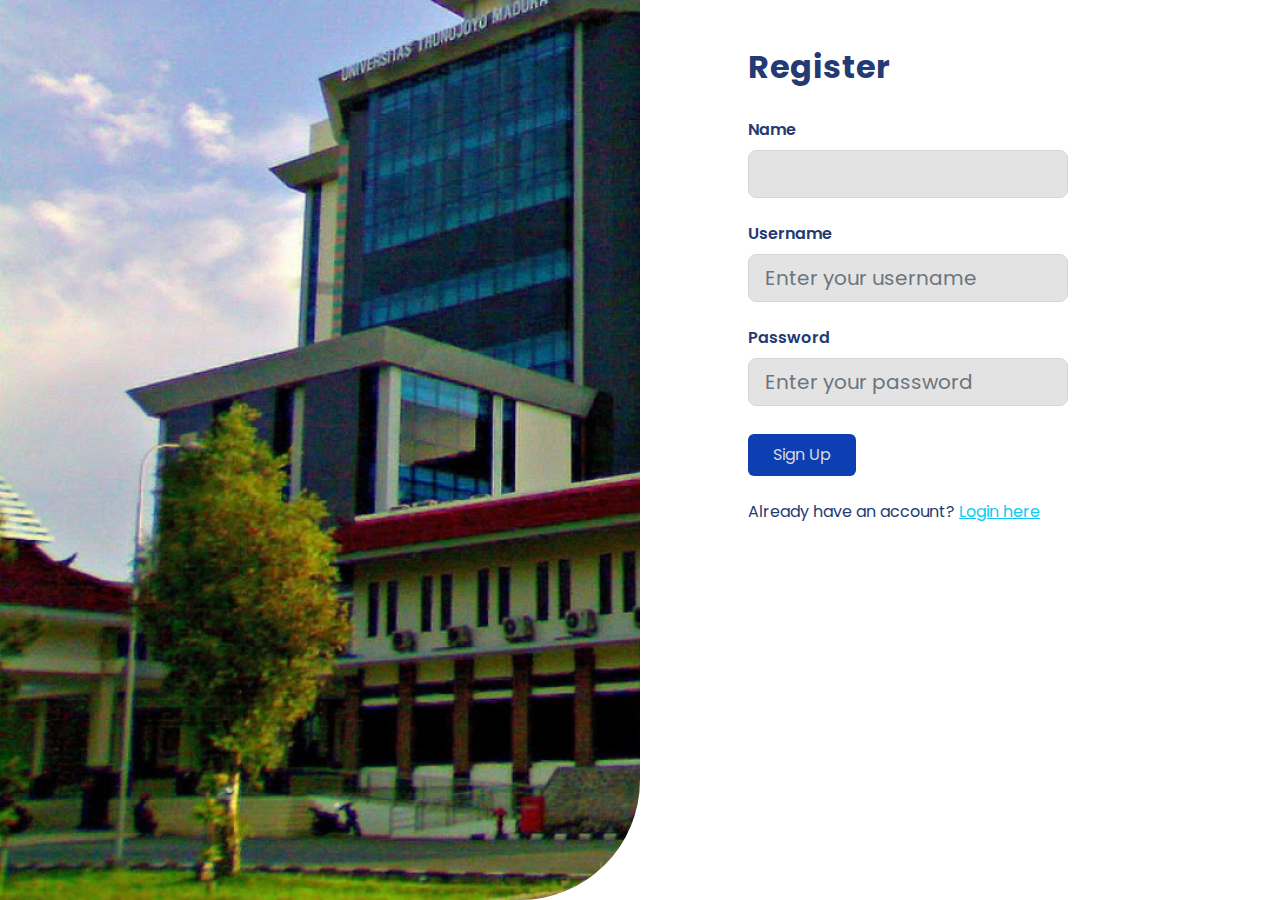
<file: register.html>
<!DOCTYPE html>
<html lang="en">
  <head>
    <meta charset="UTF-8" />
    <meta http-equiv="X-UA-Compatible" content="IE=edge" />
    <meta name="viewport" content="width=device-width, initial-scale=1.0" />
    <link rel="shortcut icon" href="logo_himasi.ico" type="image/x-icon" />
    <link rel="stylesheet" href="assets/css/bootstrap.min.css" />
    <link rel="stylesheet" href="assets/css/app.css" />
    <link rel="stylesheet" href="color.css" />
    <link rel="stylesheet" href="font.css" />
    <title>Register Page</title>
  </head>

  <body>
    <section class="vh-100">
      <div class="container-fluid">
        <div class="row">
          <div class="col-md-6 px-0 d-none d-md-block">
            <img
              src="assets/img/utm.png"
              alt="Login image"
              class="w-100 vh-100 img-login-regis"
              style="object-fit: cover; object-position: left;"
            />
          </div>
          <div class="col-md-6">
            <div
              class="d-flex align-items-center h-custom-2 px-5 ms-xl-5 mt-5 pt-5 pt-xl-0 mt-xl-n5"
            >
              <form style="width: 20rem;">
                <h3 class="fw-bold mb-3 pb-3" style="letter-spacing: 1px;">
                  Register
                </h3>

                <div class="mb-4">
                  <label
                    class="form-label form-label-login-regis"
                    for="form2Example18"
                  >
                    Name
                  </label>
                  <input
                    type="name"
                    id="form2Example18"
                    class="form-control form-control-lg form-input-login-regis"
                  />
                </div>
                <div class="mb-4">
                  <label
                    class="form-label form-label-login-regis"
                    for="form2Example18"
                  >
                    Username
                  </label>
                  <input
                    type="username"
                    id="form2Example18"
                    class="form-control form-control-lg form-input-login-regis"
                    placeholder="Enter your username"
                  />
                </div>
                <div class="mb-4">
                  <label
                    class="form-label form-label-login-regis"
                    for="form2Example28"
                  >
                    Password
                  </label>
                  <input
                    type="password"
                    id="form2Example28"
                    class="form-control form-control-lg form-input-login-regis"
                    placeholder="Enter your password"
                  />
                </div>
                <div class="pt-1 mb-4">
                  <a
                    href="login.html"
                    class="btn py-2 px-4 btn-login-regis"
                    type="submit"
                  >
                    Sign Up
                  </a>
                </div>
                <p class="register">
                  Already have an account?
                  <a href="login.html" class="link-info">Login here</a>
                </p>
              </form>
            </div>
          </div>
        </div>
      </div>
    </section>
  </body>
  <script src="assets/js/bootstrap.min.js"></script>
</html>
</file>
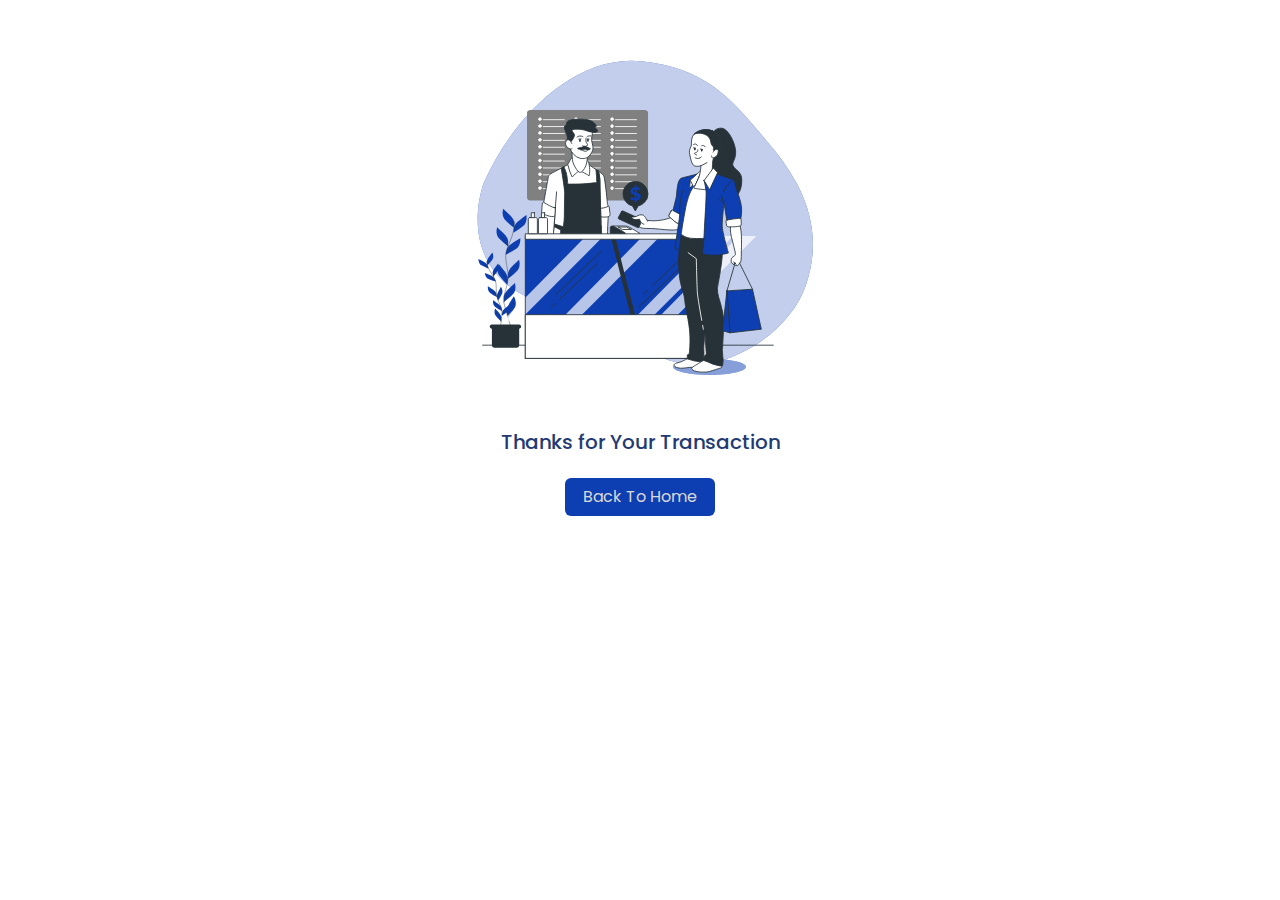
<file: success_checkout.html>
<!DOCTYPE html>
<html lang="en">
  <head>
    <meta charset="UTF-8" />
    <meta http-equiv="X-UA-Compatible" content="IE=edge" />
    <meta name="viewport" content="width=device-width, initial-scale=1.0" />
    <link rel="shortcut icon" href="logo_himasi.ico" type="image/x-icon" />
    <link rel="stylesheet" href="assets/css/bootstrap.min.css" />
    <link rel="stylesheet" href="assets/css/app.css" />
    <link rel="stylesheet" href="color.css" />
    <link rel="stylesheet" href="font.css" />
    <title>success Checkout Page</title>
  </head>
  <body>
    <!-- Illustration -->
    <section>
      <div class="container">
        <div class="row">
          <div class="col-md-12 d-flex justify-content-center">
            <img
              src="assets/illustration/success.svg"
              alt=""
              srcset=""
              class="illustration_success"
            />
          </div>
          <div class="col-md-12 mt-auto text-center">
            <h5 class="illustrationText">Thanks for Your Transaction</h5>
            <a href="index.html" class="btn btn2 mt-3">
              Back To Home
            </a>
          </div>
        </div>
      </div>
    </section>
  </body>
  <script src="assets/js/bootstrap.min.js"></script>
</html>
</file>
<file: assets/css/style.css>
* {
    font-family: var(--font);
  }
  
  /* index.html */
  .navbar {
    background-color: #fff;
  }
  
  .judul {
    font-family: var(--font);
    font-weight: var(--h1-fontweight);
    font-size: var(--h1-font-size);
    color: var(--bs-darkBlue) !important;
  }
  
  .logo {
    height: 50px;
    width: 50px;
  }
  
  .input-group {
    height: 40px;
    width: 450px;
  }
  
  .iconSearch {
    height: 20px;
    width: 20px;
  }
  .form-control {
    background-color: var(--bs-smokeGray);
  }
  .icon {
    height: 38px;
    width: 38px;
  }
  
  .iconCart {
    margin-right: 30px;
  }
  
  .btn {
    background-color: var(--bs-blue) !important;
    color: var(--bs-white) !important;
  }
  /* carousel */
  .carousel{
    margin-top: 76px;
  }

  .imgCarousel {
    height: 90vh;
    background-size: cover;
  }
  
  /* products */
  .product{
    padding-top: 4rem;
  }
  
  h3 {
    font-size: 32px;
    font-weight: var(--h1-fontweight);
    color: var(--bs-darkBlue);
  }
  
  .card {
    box-shadow: 10px 9px 13px rgba(0, 0, 0, 0.25);
  }
  
  .card-body {
    color: var(--bs-darkBlue);
  }
  
  .more {
    text-decoration: none;
    font-size: var(--normal-fs);
    color: var(--bs-darkBlue) !important;
    font-weight: 600;
  }
  
  .prev {
    height: 30px;
    width: 30px;
  }
  
  /* category */
  .category{
    padding-top: 4rem;
  }
  
  .category .col-lg-3 {
    margin-bottom: 1.5rem;
    text-align: center;
  }
  
  .category-name{
    font-size: var(--normal-fs);
    color: var(--bs-darkBlue);
  }

  /* services */
  .services{
    padding-top: 4rem;
  }

  .title-services{
    margin-bottom: 4rem;
  }

  .services .col-lg-4 {
    margin-bottom: 1.5rem;
    text-align: center;
  }

  .services-img{
    width: 80px;
  }

  .services-title{
    font-size: var(--normal-fs);
    color: var(--bs-darkBlue);
  }

  .services-caption{
    color: var(--bs-darkBlue);
  }

  /* contact */
  .contact{
    padding-top: 6rem;
    padding-bottom: 4rem;
  }

  .contact-subtitle{
    margin-bottom: .8rem;
    color: var(--bs-darkBlue);
  }

  .contact-info{
    margin-top: 1rem;
    margin-bottom: 2rem;
    color: var(--bs-darkBlue);
    font-weight: 400;
  }

  .contact-img{
    display: block;
    width: 300px;
    margin-left: auto;
    margin-right: auto;
  }

  /* footer */
  footer h5{
    font-weight: 600;
    color: var(--bs-darkBlue) !important;
  }
  footer .text-muted{
    color: var(--bs-darkBlue) !important;
  }

  footer p{
    color: var(--bs-darkBlue) !important;
  }


  /* contact.html */
  .breadcrumb{
    margin-top: 3.5rem;
    margin-bottom: 1.5rem;
  }

  .breadcrumb a{
    text-decoration: none;
    color: var(--bs-darkBlue) !important;
  }

  .breadcrumb .active{
    font-weight: 600;
    color: var(--bs-darkBlue);
  }

  /* contact-us */
  .contact-us{
    padding-bottom: 4rem;
  }

  .contact-us h3{
    margin-bottom: 25px;
  }

  .contact-us .row{
    background-color: #BFDAEC;
    border-radius: 16px;
  }

  .contact-us .col-lg-4{
    background-color: var(--bs-blue);
    border-radius: 16px;
    padding-top: 3rem;
    padding-left: 2rem;
    color: var(--bs-sec-text);
  }

  .col-lg-4 h4{
    font-size: 1.6rem;
    font-weight: var(--h1-fontweight);
  }

  .col-lg-4 p{
    margin-bottom: 2.5rem;
  }

  .group-contact{
    margin-bottom: 5rem;
  }

  .phone, .email, .address{
    margin-bottom: 22px;
  }

  .phone p, .email p, .address p{
    display: inline;
    margin-left: 15px;
  }

  .img-contact{
    width: 300px;
  }

  .contact-us .col-lg-8{
    padding-top: 3rem;
  }

  .contact-us label{
    font-size: 1.2rem;
    font-weight: 600;
    color: var(--bs-darkBlue);
  }
  
  .contact-us input{
   border-radius: 16px;
   padding: 12px 15px;
  }

  .contact-us textarea{
    border-radius: 16px;
    padding: 12px 15px;
    resize: none;
  }

  .contact-us .btn{
    padding: 10px 30px;
    font-size: 18px;
    border-radius: 16px;
  }

  ::placeholder{
    color: var(--bs-darkBlue) !important;
  }

  :-ms-input-placeholder { /* Internet Explorer 10-11 */
    color: var(--bs-darkBlue);
   }
   
   ::-ms-input-placeholder { /* Microsoft Edge */
    color: var(--bs-darkBlue);
   }


  @media (max-width: 768px) {
    .contact-img {
      margin-top: 80px;
    }
  }
</file>
<file: font.css>
@import url('https://fonts.googleapis.com/css2?family=Poppins:wght@300;400;500;600;700&display=swap');

:root {
    --font: 'Poppins', sans-serif;
    --h1-fontweight: 700;
    --h1-font-size: 24px;
    --normal-fs: 1.3rem;
  }
</file>
<file: color.css>
:root {
  --bs-white: #f5f5f5;
  --bs-blue: #0d3fb2;
  --bs-darkBlue: #243a73;
  --bs-gray: #d9d9d9;
  --bs-smokeGray: #E3E3E3;
  --bs-sec-text: #DFF6FF;
}
</file>
<file: assets/css/app.css>
* {
  font-family: var(--font);
}

/* index.html */
.navbar {
  background-color: #fff;
}

.judul {
  font-family: var(--font);
  font-weight: var(--h1-fontweight);
  font-size: var(--h1-font-size);
  color: var(--bs-darkBlue) !important;
}

.logo {
  height: 50px;
  width: 50px;
}

.input-group {
  height: 40px;
  width: 450px;
}

.iconSearch {
  height: 20px;
  width: 20px;
}
.form-control {
  background-color: var(--bs-smokeGray);
}
.icon {
  height: 38px;
  width: 38px;
}

.iconCart {
  margin-right: 30px;
}

.btn {
  background-color: var(--bs-blue) !important;
  color: var(--bs-gray) !important;
}
/* carousel */
.imgCarousel {
  height: 95vh;
  background-size: cover;
}

/* products */
.product {
  padding-top: 4rem;
}

h3 {
  font-size: 32px;
  font-weight: var(--h1-fontweight);
  color: var(--bs-darkBlue);
}

.card {
  box-shadow: 10px 9px 13px rgba(0, 0, 0, 0.25);
}

.card-body {
  color: var(--bs-darkBlue);
}

.more {
  text-decoration: none;
  font-size: var(--normal-fs);
  color: var(--bs-darkBlue) !important;
  font-weight: 600;
}

.prev {
  height: 30px;
  width: 30px;
}

/* category */
.category {
  padding-top: 4rem;
}

.category .col-lg-3 {
  margin-bottom: 1.5rem;
  text-align: center;
}

.category-name {
  font-size: var(--normal-fs);
  color: var(--bs-darkBlue);
}

/*login.html css*/

.fw-normal {
  color: var(--bs-darkBlue) !important;
}

.form-label {
  color: var(--bs-darkBlue) !important;
}

.d-flex {
  color: var(--bs-darkBlue) !important;
}

/* img login image */
.img-login-regis {
  border-radius: 0 0 7.5rem 0;
}

/* .btnitems {
  color: var(--bs-gray) !important;
  background-color: var(--bs-darkBlue) !important;
  width: 125px;
} */

.register {
  color: var(--bs-darkBlue) !important;
}

.form-label-login-regis {
  font-weight: 550;
}

/* .form-input-login-regis {
  width: 30vw;
} */

/*end login.html css*/

/* success checkout.html css */
.illustration_success {
  width: 430px;
  /* height: 420px; */
  /* margin: 70px 0 0 0; */
}

.btn2 {
  width: 150px;
}

.illustrationText {
  color: var(--bs-darkBlue) !important;
}

/* breadcrumb */
.containerBreadcrumb {
  margin-top: 100px;
  margin-left: 75px;
  /* background-color: var(--bs-gray); */
}

.textbc {
  color: var(--bs-darkBlue) !important;
}

/* side content */

.limak {
  width: 70px;
  background-color: var(--bs-gray) !important;
}

.dividers {
  border: 3px solid;
  background-color: var(--bs-darkBlue) !important;
  margin-left: 7px;
  margin-right: 7px;
  width: 50px;
  height: 0;
  margin-top: 7px;
}

.dividers2 {
  border: 0 solid;
  background-color: var(--bs-darkBlue) !important;
  width: 75%;
  height: 5px;
  margin-top: 13px;
  margin-left: 30px;
}

.btn3 {
  width: 110px;
  margin-left: 117px;
}

.text {
  color: var(--bs-darkBlue) !important;
}

.card-img-top {
  height: 180px;
}

/* detail product */

.img-detail {
  width: 350px;
  height: 470px;
}

.dividers3 {
  background-color: var(--bs-darkBlue) !important;
  width: 100%;
  height: 5px;
  margin-top: 5px;
}

.card2 {
  width: 250px;
  height: 260px;
}

.merah {
  background-color: red;
  width: 20px;
  height: 20px;
  margin-right: 5px;
}

.hitam {
  background-color: black;
  width: 20px;
  height: 20px;
  margin-right: 5px;
}

.kuning {
  background-color: yellow;
  width: 20px;
  height: 20px;
  margin-right: 5px;
}
.hijau {
  background-color: green;
  width: 20px;
  height: 20px;
  margin-right: 5px;
}

.tambah {
  width: 40px;
  height: 20px;
  background-color: var(--bs-gray);
}

.kurang {
  width: 40px;
  height: 20px;
  background-color: var(--bs-gray);
}

.himasi {
  background-color: var(--bs-gray);
}

.himasiImg {
  width: 50px;
  height: 40px;
}

.iconBasket {
  width: 30px;
  height: 20px;
}

.deskripsi {
  color: var(--bs-darkBlue);
}

.lorem {
  color: var(--bs-darkBlue);
}

.cards {
  bottom: 100px;
}

.cards2 {
  bottom: 20px;
}

/* responsice */
@media (max-width: 768px) {
  .cardFilter {
    display: none;
  }

  .img {
    width: 400px;
    height: auto;
  }

  .img-detail {
    width: 350px;
    height: 200px;
  }

  .filter {
    display: none;
  }

  .card {
    margin-top: 7px;
    margin-right: auto;
    margin-left: auto;
  }

  .cards {
    top: 5px;
  }
  .cards2 {
    top: 5px;
  }

  .cardMT {
    margin-top: 15px;
  }
  .containerBreadcrumb {
    margin-top: 80px;
    margin-left: 20px;
  }

  .pagination {
    margin-top: 17px;
    margin-right: 40px;
  }

  .lorem {
    margin-top: 20px;
    font-size: 18px;

    color: var(--bs-darkBlue);
  }
}
</file>
<file: assets/css/check-out.css>
/* bagian kiri */

/* card-check-out  */
.check-out .card-check-out{
  background-color: #FFFF !important;
  box-shadow: 0px 0px 13px 4px rgba(0, 0, 0, 0.25);
  border-radius:16px;
}

/* bagian list barang */
.list-barang{
  padding-top: 1.25rem;
  padding-left: 1.25rem;
  padding-bottom: 1.25rem;
  color: var(--bs-darkBlue);
}

/* judul utama list barang */
.judul-check-out-list-barang{
  font-size: 1.75rem;
  font-weight: 700;
  /* line-height: 42px; */
  margin-left: 1.6rem;
}

/* list perbarang */
.list-perbarang{
  margin-top: 32px;
  /* background-color: cornflowerblue !important; */
}

/* check box perbarang */
.form-check-input{
  margin-left: auto !important;
  /* margin-right: auto !important; */
  margin-top: 2rem !important;
  margin-bottom: 2rem !important;
}

/* gambar perbarang */
.gambar-list-perbarang{
  height: 75px;
  width: 75px;
  border-radius: 16px;
}

/* deskripsi with judul */
/* .dwj-perbarang{
  margin-left: 40px;
} */

.judul-perbarang{
  font-size: 1.25rem;
  font-weight: 600;
}

.deskripsi-perbarang{
  font-size: .8rem;
  font-weight: 500;
}

.garis{
  border: 3px solid;
  border-radius: 16px;
  background-color: #243A73 !important;
  height: 0;
  margin-top: 7px;
}


/* ================================================= */
/* bagian kanan  */
/* check-out-section */
.check-out .col-lg-4{
  background-color: var(--bs-blue);
  border-radius: 16px;
  color: var(--bs-sec-text);
  /* height: 721px; */
  padding-top: 1.25rem;
  padding-left: 1.25rem;
}


/* judul-check-out-section */

.judul-check-out-section{
  font-weight: 700;

}

/* form check out menu */
.form{
  margin-top: 25px;
  font-size: 1.25rem;
  font-weight: 600;
}

/* input selected */
.form-select{
  height: 50px;
  background-color: var(--bs-smokeGray);
  color: var(--bs-darkBlue);
}

option{
  color: var(--bs-darkBlue);
}

/* form input */
.form-control{
  height: 50px;
  background-color: var(--bs-smokeGray);
}

/* btn check out */
.btn-check-out{
  height: 60px;
  background-color: #47B5FF !important;
  border-radius: 16px;
  font-size: 1.5rem;
  font-weight: bold;
}
</file>
